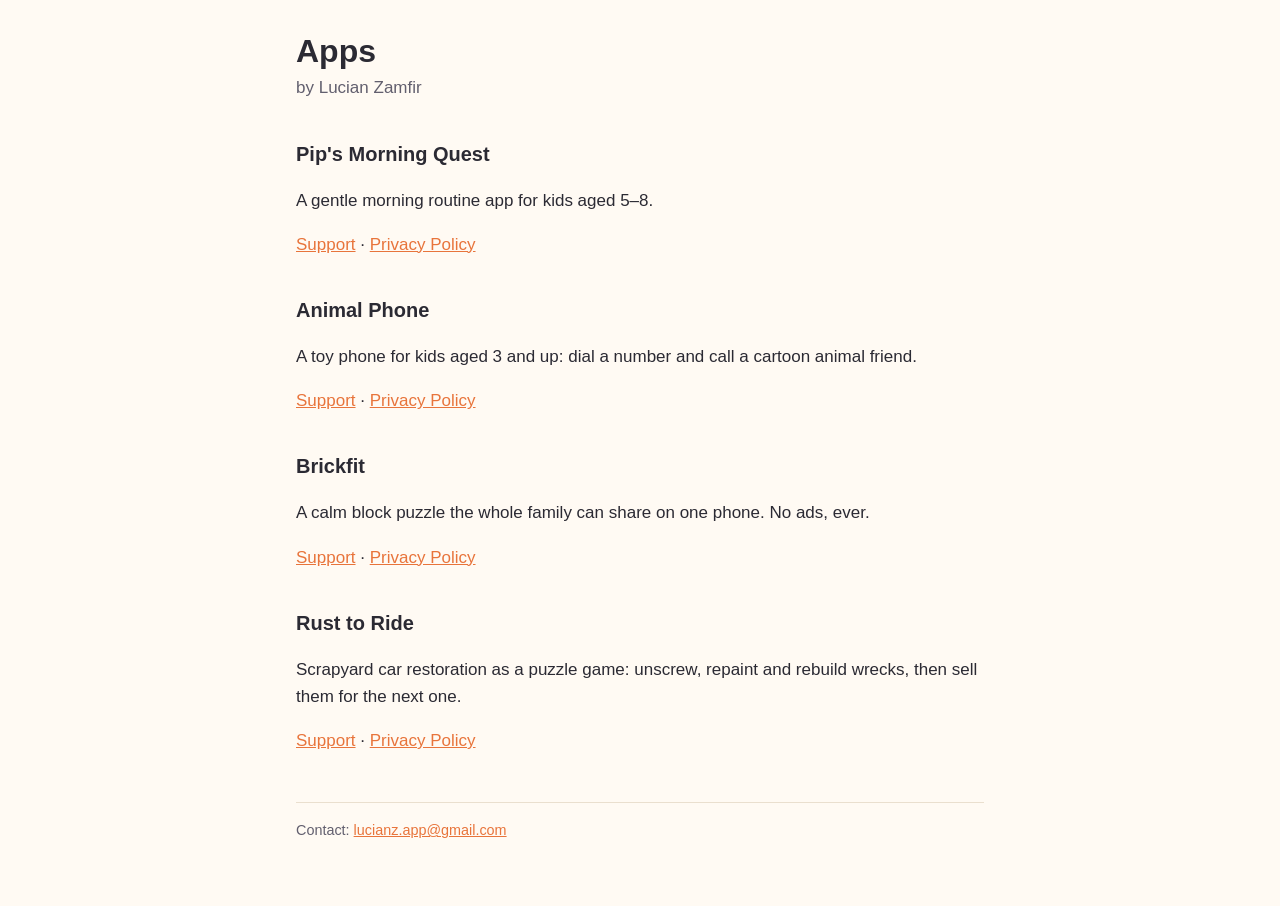
<file: index.html>
<!doctype html>
<html lang="en">
<head>
  <meta charset="utf-8">
  <meta name="viewport" content="width=device-width, initial-scale=1">
  <title>Lucian Zamfir Apps</title>
  <link rel="stylesheet" href="style.css">
</head>
<body>
<main>
  <h1>Apps</h1>
  <p class="meta">by Lucian Zamfir</p>
  <h2>Pip's Morning Quest</h2>
  <p>A gentle morning routine app for kids aged 5–8.</p>
  <p><a href="pips-morning-quest/support/">Support</a> · <a href="pips-morning-quest/privacy/">Privacy Policy</a></p>
  <h2>Animal Phone</h2>
  <p>A toy phone for kids aged 3 and up: dial a number and call a cartoon animal friend.</p>
  <p><a href="animal-phone/support/">Support</a> · <a href="animal-phone/privacy/">Privacy Policy</a></p>
  <h2>Brickfit</h2>
  <p>A calm block puzzle the whole family can share on one phone. No ads, ever.</p>
  <p><a href="brickfit/support/">Support</a> · <a href="brickfit/privacy/">Privacy Policy</a></p>
  <h2>Rust to Ride</h2>
  <p>Scrapyard car restoration as a puzzle game: unscrew, repaint and rebuild wrecks, then sell them for the next one.</p>
  <p><a href="rust-to-ride/support/">Support</a> · <a href="rust-to-ride/privacy/">Privacy Policy</a></p>
  <footer>Contact: <a href="mailto:lucianz.app@gmail.com">lucianz.app@gmail.com</a></footer>
</main>
</body>
</html>
</file>
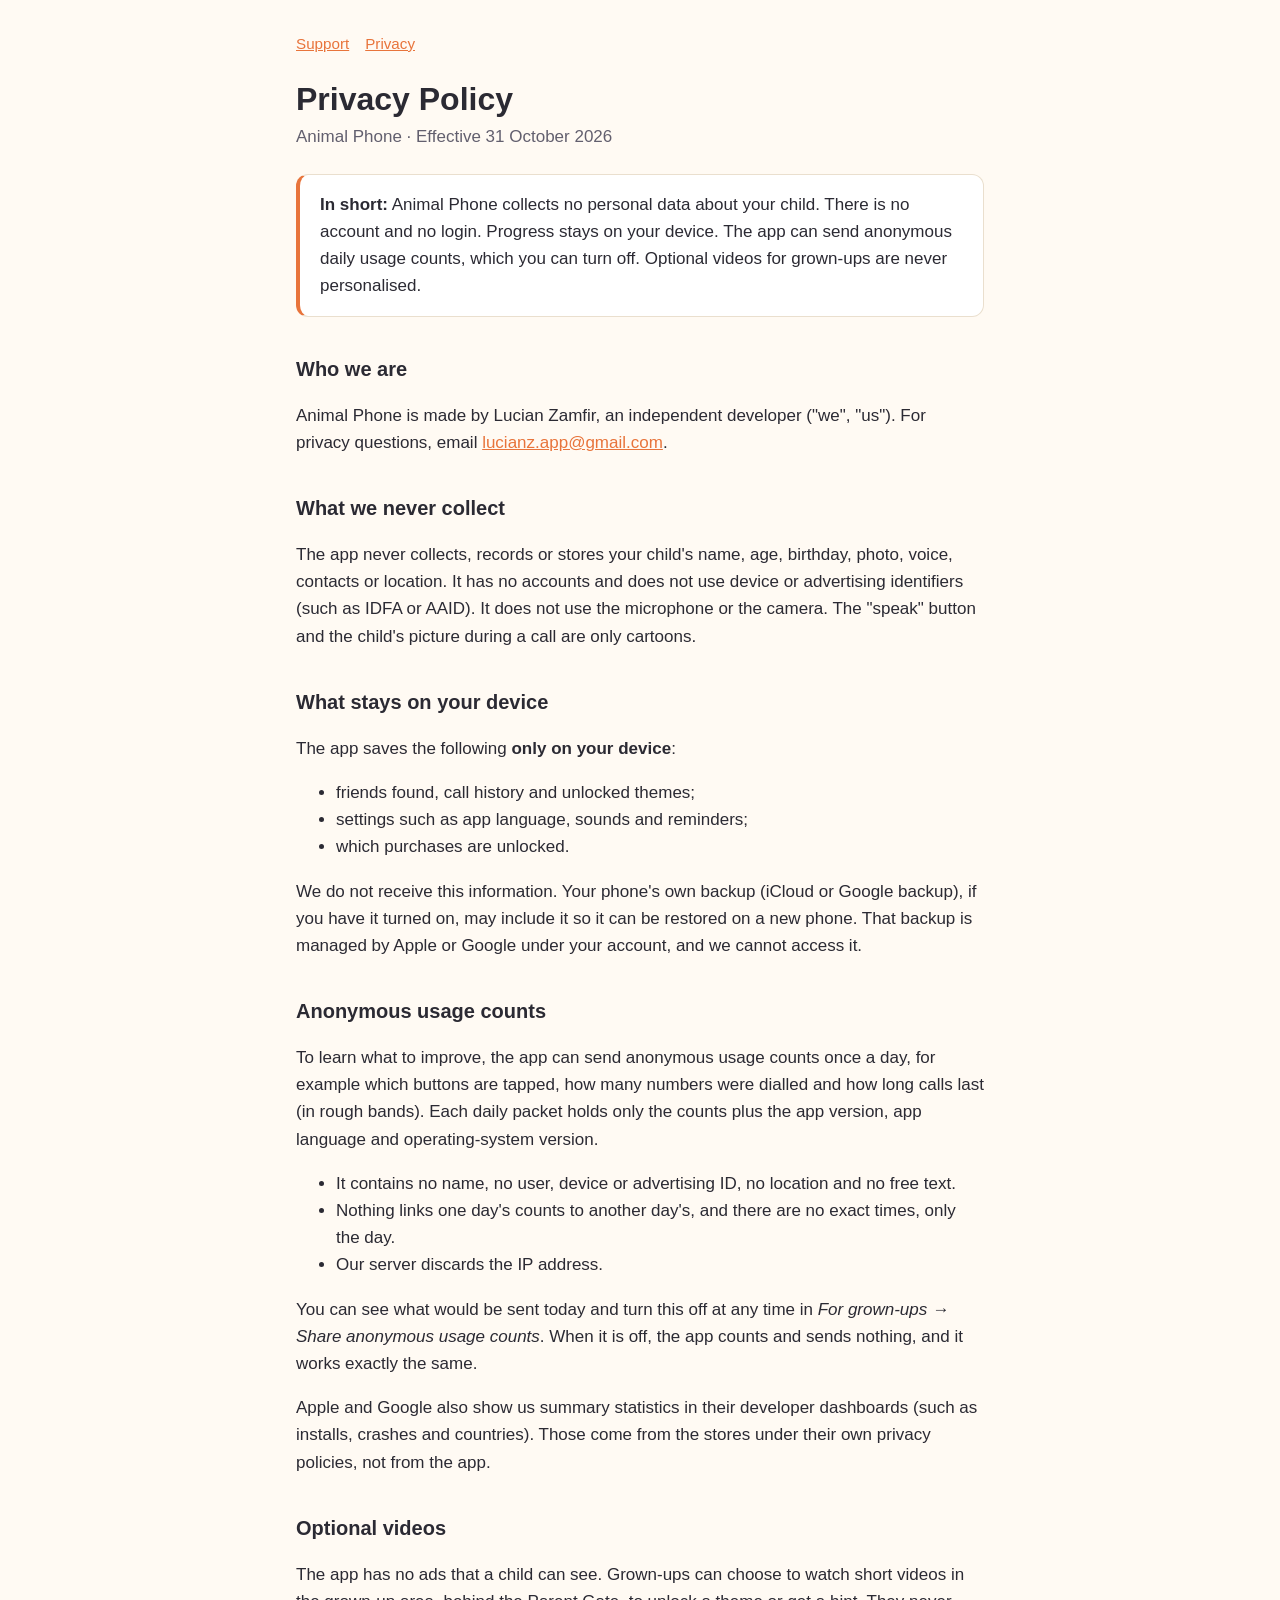
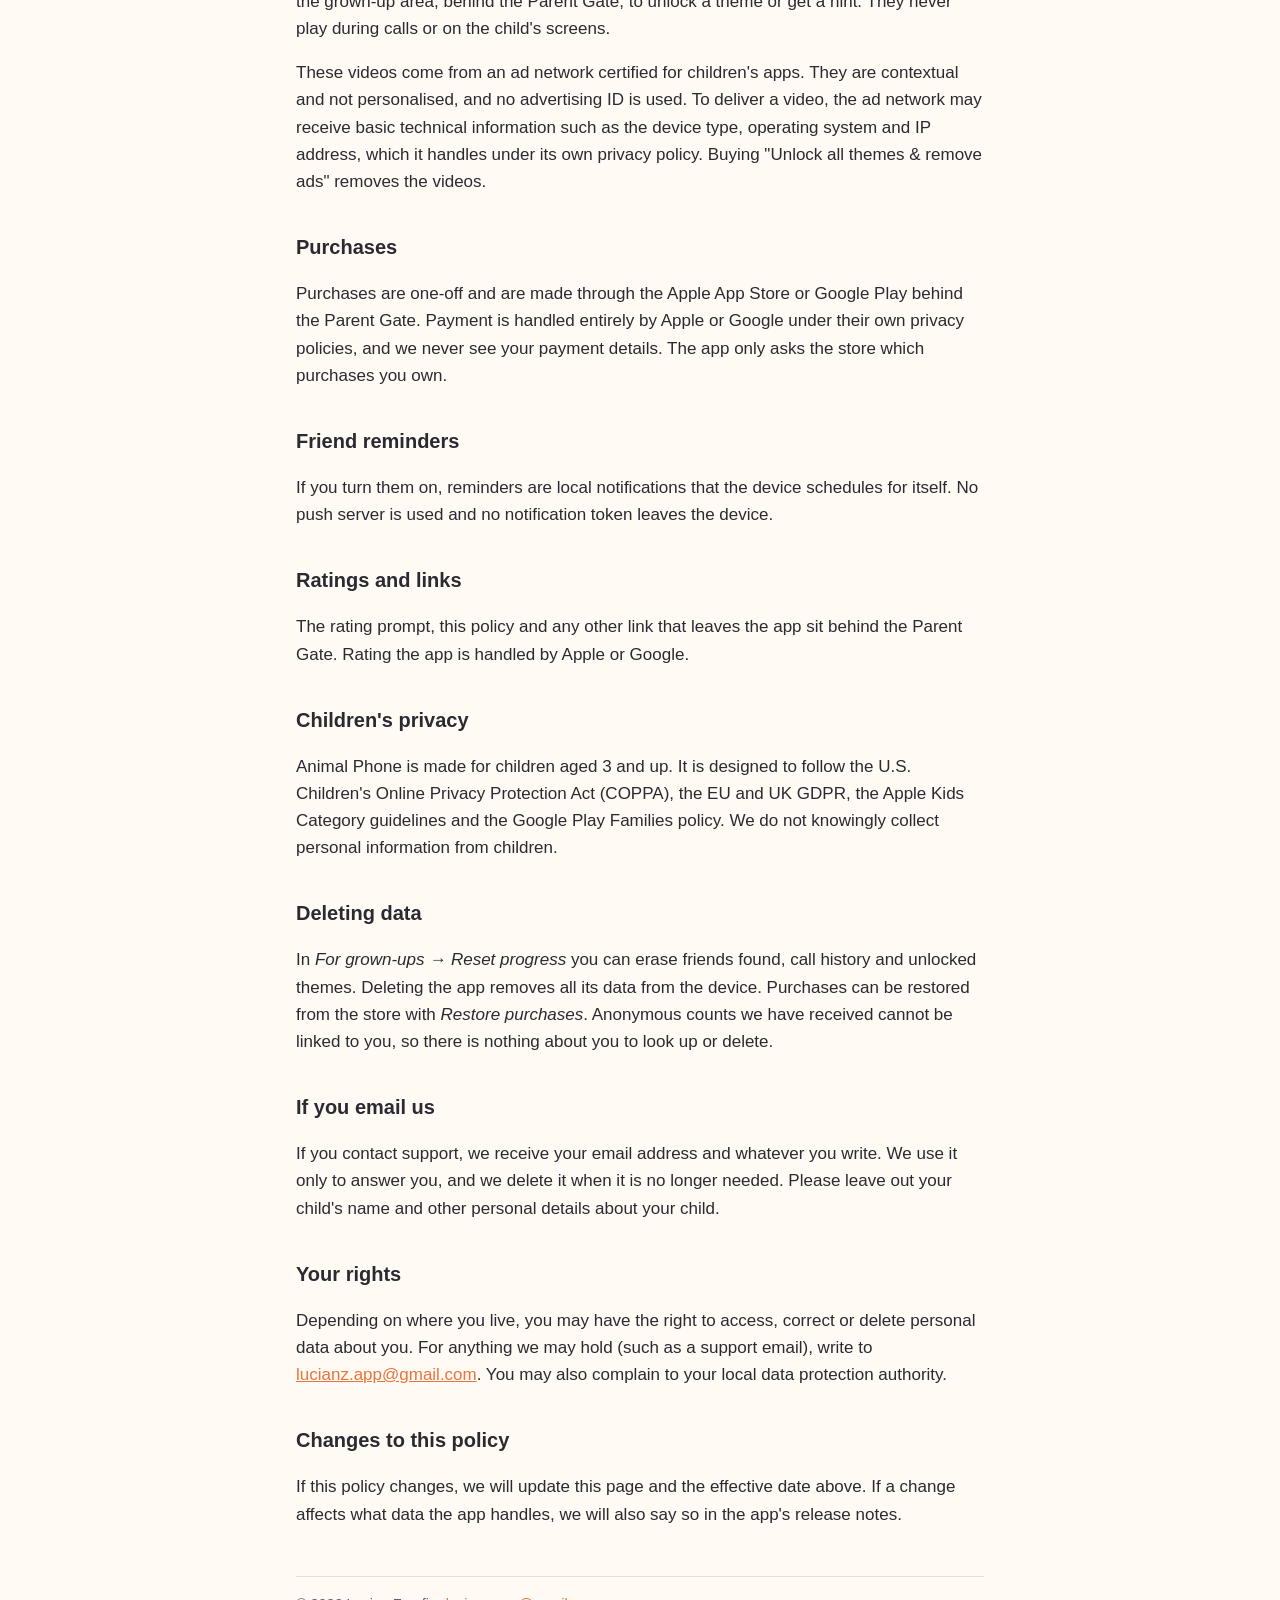
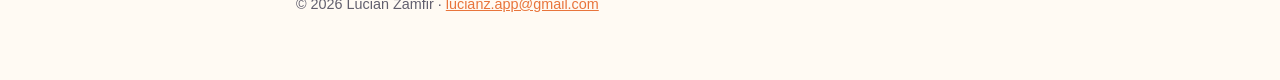
<file: animal-phone/privacy/index.html>
<!doctype html>
<html lang="en">
<head>
  <meta charset="utf-8">
  <meta name="viewport" content="width=device-width, initial-scale=1">
  <title>Animal Phone Privacy Policy</title>
  <meta name="description" content="Privacy policy for the Animal Phone app. No personal data about your child, no account, progress stays on your device.">
  <link rel="stylesheet" href="../../style.css">
</head>
<body>
<main>
  <nav><a href="../support/">Support</a><a href="./">Privacy</a></nav>

  <h1>Privacy Policy</h1>
  <p class="meta">Animal Phone · Effective 31 October 2026</p>

  <div class="summary">
    <strong>In short:</strong> Animal Phone collects no personal data about your child. There is no account and no login.
    Progress stays on your device. The app can send anonymous daily usage counts, which you can turn off.
    Optional videos for grown-ups are never personalised.
  </div>

  <h2>Who we are</h2>
  <p>Animal Phone is made by Lucian Zamfir, an independent developer ("we", "us").
     For privacy questions, email <a href="mailto:lucianz.app@gmail.com">lucianz.app@gmail.com</a>.</p>

  <h2>What we never collect</h2>
  <p>The app never collects, records or stores your child's name, age, birthday, photo, voice, contacts or location.
     It has no accounts and does not use device or advertising identifiers (such as IDFA or AAID).
     It does not use the microphone or the camera. The "speak" button and the child's picture during a call are only cartoons.</p>

  <h2>What stays on your device</h2>
  <p>The app saves the following <strong>only on your device</strong>:</p>
  <ul>
    <li>friends found, call history and unlocked themes;</li>
    <li>settings such as app language, sounds and reminders;</li>
    <li>which purchases are unlocked.</li>
  </ul>
  <p>We do not receive this information. Your phone's own backup (iCloud or Google backup), if you have it turned on,
     may include it so it can be restored on a new phone. That backup is managed by Apple or Google under your account,
     and we cannot access it.</p>

  <h2>Anonymous usage counts</h2>
  <p>To learn what to improve, the app can send anonymous usage counts once a day,
     for example which buttons are tapped, how many numbers were dialled and how long calls last (in rough bands).
     Each daily packet holds only the counts plus the app version, app language and operating-system version.</p>
  <ul>
    <li>It contains no name, no user, device or advertising ID, no location and no free text.</li>
    <li>Nothing links one day's counts to another day's, and there are no exact times, only the day.</li>
    <li>Our server discards the IP address.</li>
  </ul>
  <p>You can see what would be sent today and turn this off at any time in <em>For grown-ups → Share anonymous usage counts</em>.
     When it is off, the app counts and sends nothing, and it works exactly the same.</p>
  <p>Apple and Google also show us summary statistics in their developer dashboards (such as installs, crashes and countries).
     Those come from the stores under their own privacy policies, not from the app.</p>

  <h2>Optional videos</h2>
  <p>The app has no ads that a child can see. Grown-ups can choose to watch short videos in the grown-up area, behind the
     Parent Gate, to unlock a theme or get a hint. They never play during calls or on the child's screens.</p>
  <p>These videos come from an ad network certified for children's apps. They are contextual and not personalised,
     and no advertising ID is used. To deliver a video, the ad network may receive basic technical information such as
     the device type, operating system and IP address, which it handles under its own privacy policy.
     Buying "Unlock all themes &amp; remove ads" removes the videos.</p>

  <h2>Purchases</h2>
  <p>Purchases are one-off and are made through the Apple App Store or Google Play behind the Parent Gate.
     Payment is handled entirely by Apple or Google under their own privacy policies, and we never see your payment details.
     The app only asks the store which purchases you own.</p>

  <h2>Friend reminders</h2>
  <p>If you turn them on, reminders are local notifications that the device schedules for itself.
     No push server is used and no notification token leaves the device.</p>

  <h2>Ratings and links</h2>
  <p>The rating prompt, this policy and any other link that leaves the app sit behind the Parent Gate.
     Rating the app is handled by Apple or Google.</p>

  <h2>Children's privacy</h2>
  <p>Animal Phone is made for children aged 3 and up. It is designed to follow the U.S. Children's Online Privacy Protection Act (COPPA),
     the EU and UK GDPR, the Apple Kids Category guidelines and the Google Play Families policy.
     We do not knowingly collect personal information from children.</p>

  <h2>Deleting data</h2>
  <p>In <em>For grown-ups → Reset progress</em> you can erase friends found, call history and unlocked themes.
     Deleting the app removes all its data from the device. Purchases can be restored from the store with <em>Restore purchases</em>.
     Anonymous counts we have received cannot be linked to you, so there is nothing about you to look up or delete.</p>

  <h2>If you email us</h2>
  <p>If you contact support, we receive your email address and whatever you write. We use it only to answer you,
     and we delete it when it is no longer needed. Please leave out your child's name and other personal details about your child.</p>

  <h2>Your rights</h2>
  <p>Depending on where you live, you may have the right to access, correct or delete personal data about you.
     For anything we may hold (such as a support email), write to <a href="mailto:lucianz.app@gmail.com">lucianz.app@gmail.com</a>.
     You may also complain to your local data protection authority.</p>

  <h2>Changes to this policy</h2>
  <p>If this policy changes, we will update this page and the effective date above. If a change affects what data the app handles,
     we will also say so in the app's release notes.</p>

  <footer>© 2026 Lucian Zamfir · <a href="mailto:lucianz.app@gmail.com">lucianz.app@gmail.com</a></footer>
</main>
</body>
</html>
</file>
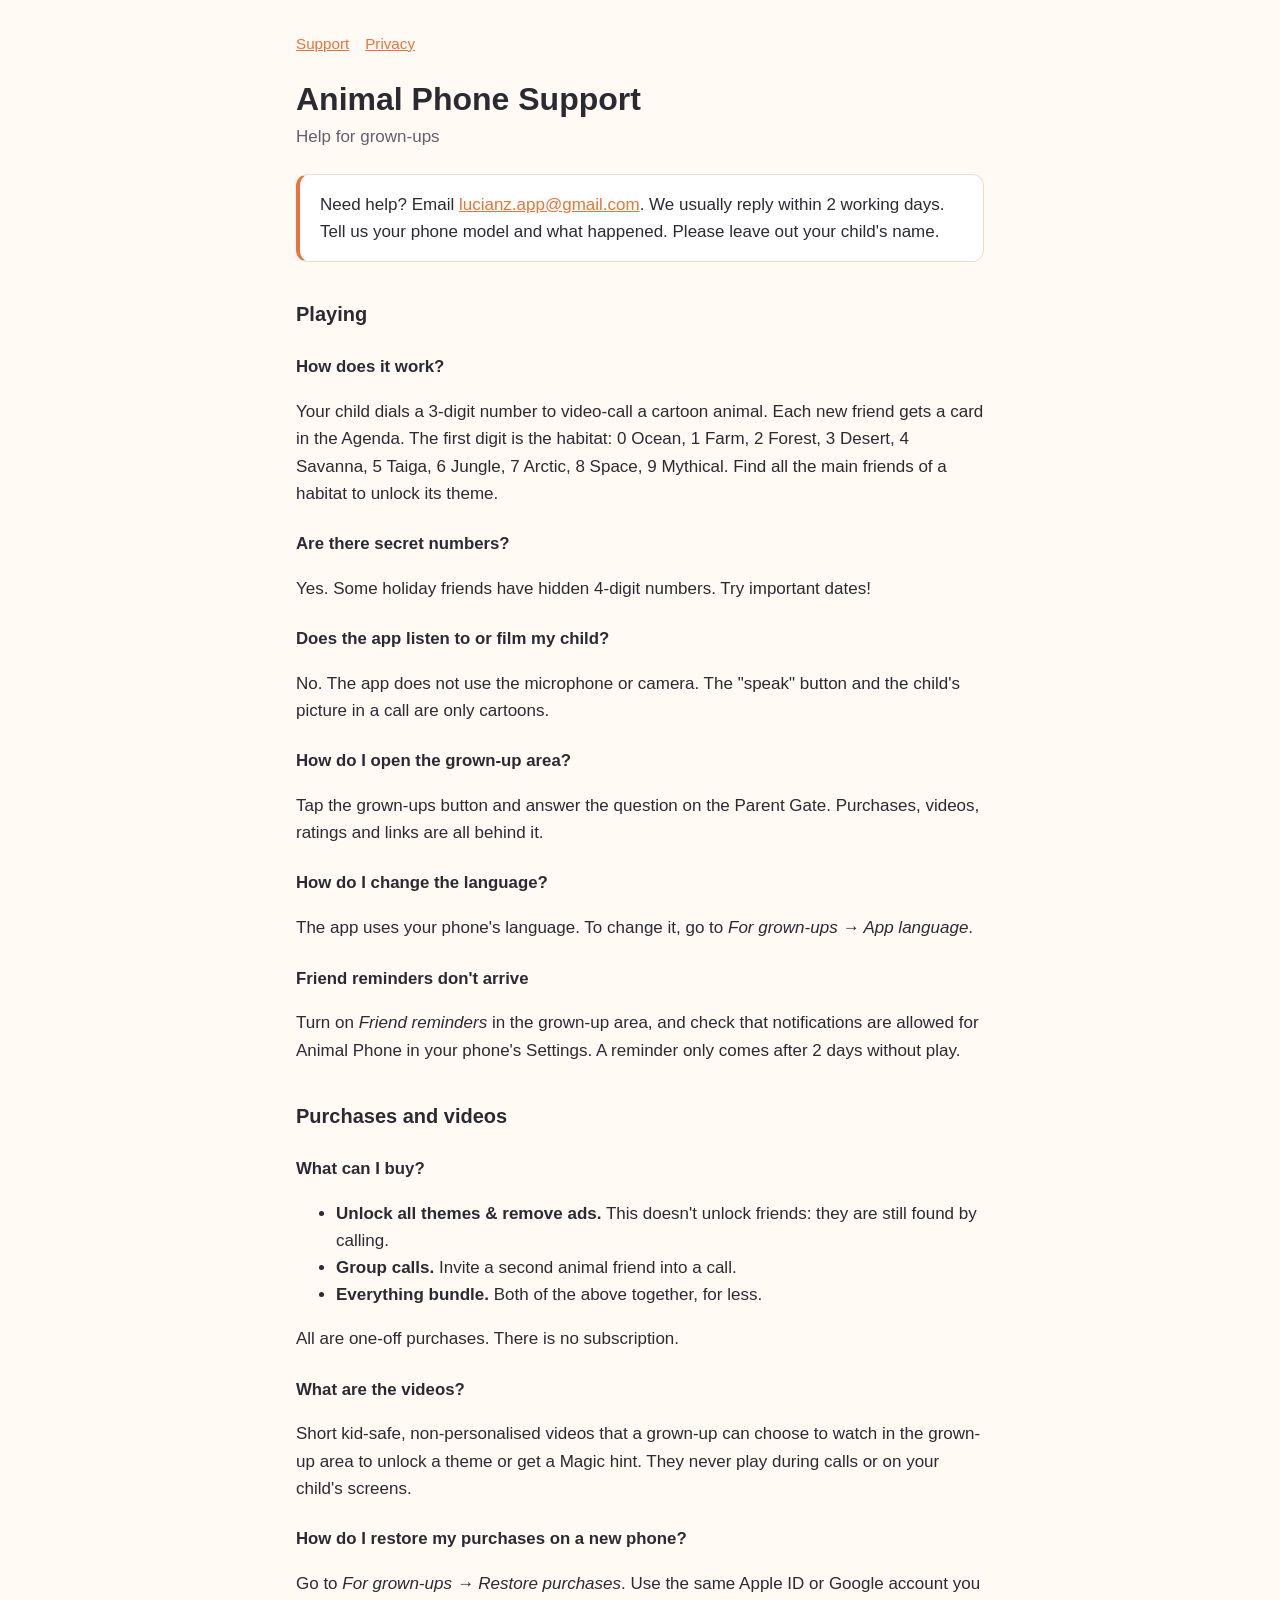
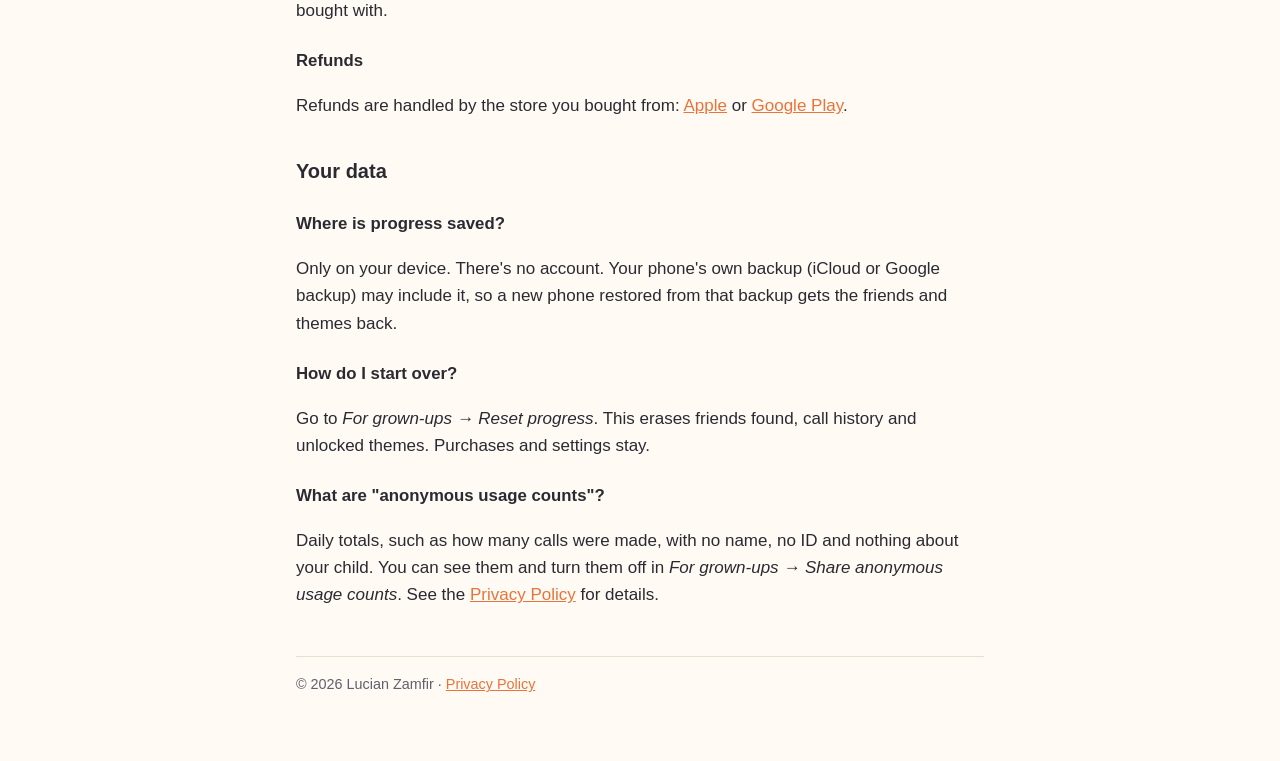
<file: animal-phone/support/index.html>
<!doctype html>
<html lang="en">
<head>
  <meta charset="utf-8">
  <meta name="viewport" content="width=device-width, initial-scale=1">
  <title>Animal Phone Support</title>
  <meta name="description" content="Help and answers for the Animal Phone app.">
  <link rel="stylesheet" href="../../style.css">
</head>
<body>
<main>
  <nav><a href="./">Support</a><a href="../privacy/">Privacy</a></nav>

  <h1>Animal Phone Support</h1>
  <p class="meta">Help for grown-ups</p>

  <div class="summary">
    Need help? Email <a href="mailto:lucianz.app@gmail.com?subject=Animal%20Phone%20support">lucianz.app@gmail.com</a>.
    We usually reply within 2 working days. Tell us your phone model and what happened.
    Please leave out your child's name.
  </div>

  <h2>Playing</h2>

  <h3>How does it work?</h3>
  <p>Your child dials a 3-digit number to video-call a cartoon animal. Each new friend gets a card in the Agenda.
     The first digit is the habitat: 0 Ocean, 1 Farm, 2 Forest, 3 Desert, 4 Savanna, 5 Taiga, 6 Jungle, 7 Arctic, 8 Space, 9 Mythical.
     Find all the main friends of a habitat to unlock its theme.</p>

  <h3>Are there secret numbers?</h3>
  <p>Yes. Some holiday friends have hidden 4-digit numbers. Try important dates!</p>

  <h3>Does the app listen to or film my child?</h3>
  <p>No. The app does not use the microphone or camera. The "speak" button and the child's picture in a call are only cartoons.</p>

  <h3>How do I open the grown-up area?</h3>
  <p>Tap the grown-ups button and answer the question on the Parent Gate. Purchases, videos, ratings and links are all behind it.</p>

  <h3>How do I change the language?</h3>
  <p>The app uses your phone's language. To change it, go to <em>For grown-ups → App language</em>.</p>

  <h3>Friend reminders don't arrive</h3>
  <p>Turn on <em>Friend reminders</em> in the grown-up area, and check that notifications are allowed for Animal Phone in your phone's Settings.
     A reminder only comes after 2 days without play.</p>

  <h2>Purchases and videos</h2>

  <h3>What can I buy?</h3>
  <ul>
    <li><strong>Unlock all themes &amp; remove ads.</strong> This doesn't unlock friends: they are still found by calling.</li>
    <li><strong>Group calls.</strong> Invite a second animal friend into a call.</li>
    <li><strong>Everything bundle.</strong> Both of the above together, for less.</li>
  </ul>
  <p>All are one-off purchases. There is no subscription.</p>

  <h3>What are the videos?</h3>
  <p>Short kid-safe, non-personalised videos that a grown-up can choose to watch in the grown-up area to unlock a theme or get a Magic hint.
     They never play during calls or on your child's screens.</p>

  <h3>How do I restore my purchases on a new phone?</h3>
  <p>Go to <em>For grown-ups → Restore purchases</em>. Use the same Apple ID or Google account you bought with.</p>

  <h3>Refunds</h3>
  <p>Refunds are handled by the store you bought from:
     <a href="https://reportaproblem.apple.com">Apple</a> or
     <a href="https://support.google.com/googleplay/answer/2479637">Google Play</a>.</p>

  <h2>Your data</h2>

  <h3>Where is progress saved?</h3>
  <p>Only on your device. There's no account. Your phone's own backup (iCloud or Google backup) may include it,
     so a new phone restored from that backup gets the friends and themes back.</p>

  <h3>How do I start over?</h3>
  <p>Go to <em>For grown-ups → Reset progress</em>. This erases friends found, call history and unlocked themes. Purchases and settings stay.</p>

  <h3>What are "anonymous usage counts"?</h3>
  <p>Daily totals, such as how many calls were made, with no name, no ID and nothing about your child. You can see them and turn them off in
     <em>For grown-ups → Share anonymous usage counts</em>. See the <a href="../privacy/">Privacy Policy</a> for details.</p>

  <footer>© 2026 Lucian Zamfir · <a href="../privacy/">Privacy Policy</a></footer>
</main>
</body>
</html>
</file>
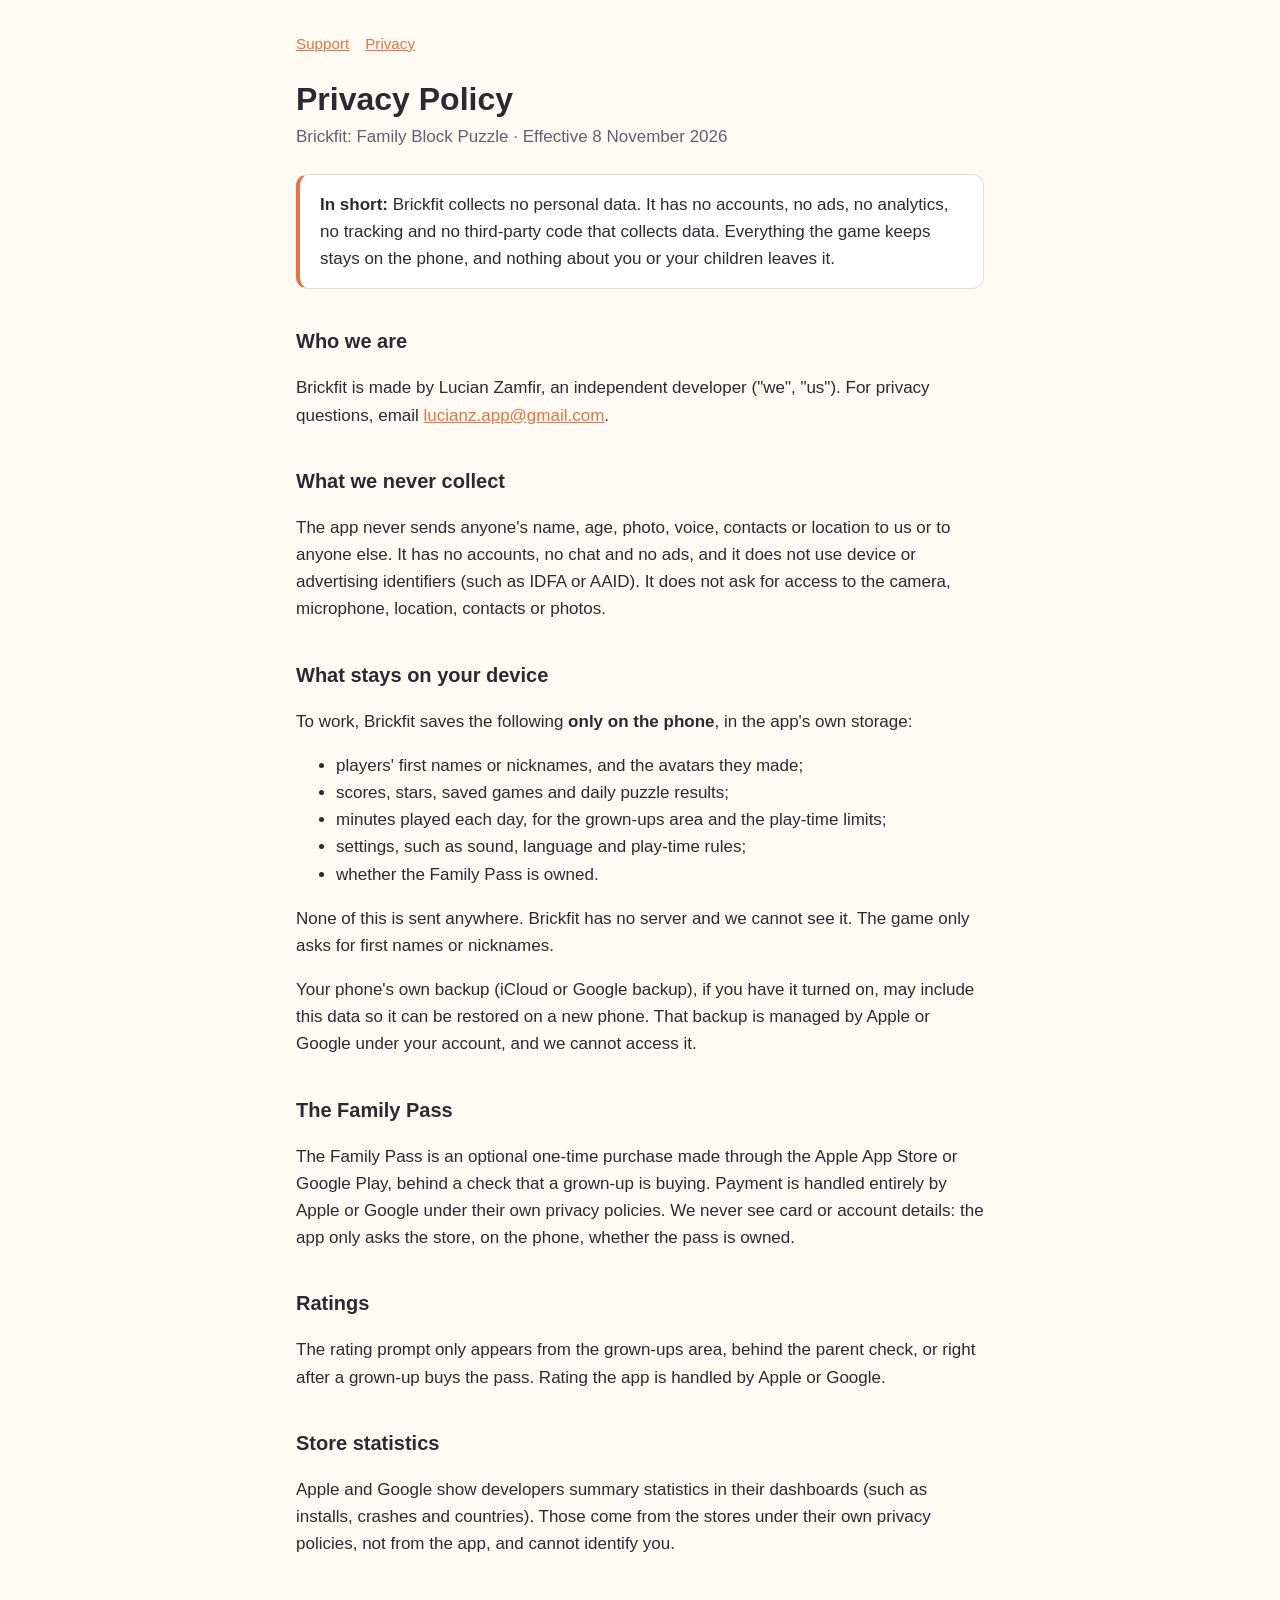
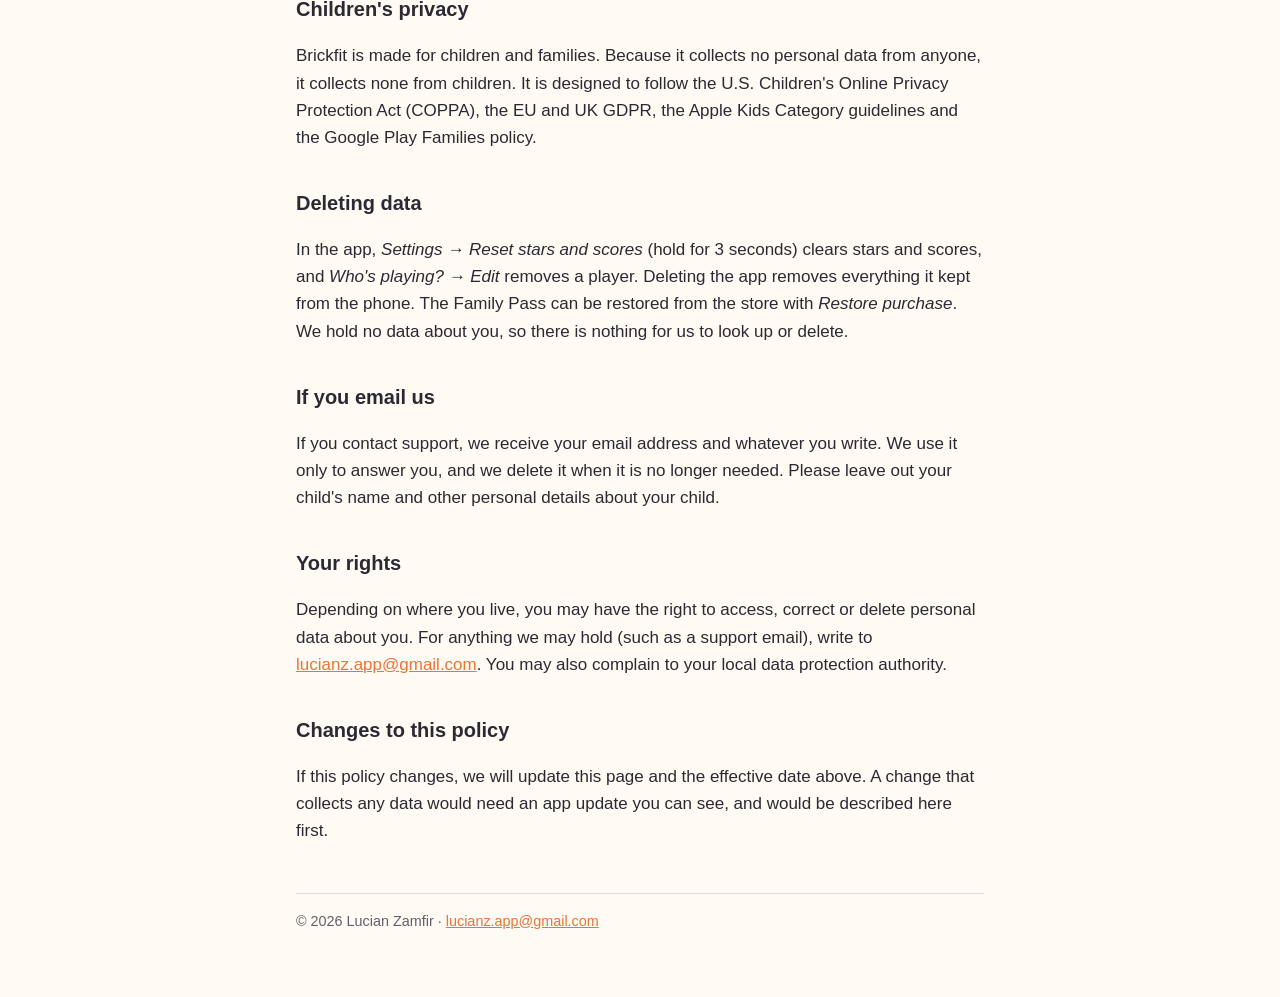
<file: brickfit/privacy/index.html>
<!doctype html>
<html lang="en">
<head>
  <meta charset="utf-8">
  <meta name="viewport" content="width=device-width, initial-scale=1">
  <title>Brickfit Privacy Policy</title>
  <meta name="description" content="Privacy policy for Brickfit: Family Block Puzzle. No personal data collected, no accounts, no ads, no analytics. Everything stays on the phone.">
  <link rel="stylesheet" href="../../style.css">
</head>
<body>
<main>
  <nav><a href="../support/">Support</a><a href="./">Privacy</a></nav>

  <h1>Privacy Policy</h1>
  <p class="meta">Brickfit: Family Block Puzzle · Effective 8 November 2026</p>

  <div class="summary">
    <strong>In short:</strong> Brickfit collects no personal data. It has no accounts, no ads, no analytics,
    no tracking and no third-party code that collects data. Everything the game keeps stays on the phone,
    and nothing about you or your children leaves it.
  </div>

  <h2>Who we are</h2>
  <p>Brickfit is made by Lucian Zamfir, an independent developer ("we", "us").
     For privacy questions, email <a href="mailto:lucianz.app@gmail.com">lucianz.app@gmail.com</a>.</p>

  <h2>What we never collect</h2>
  <p>The app never sends anyone's name, age, photo, voice, contacts or location to us or to anyone else.
     It has no accounts, no chat and no ads, and it does not use device or advertising identifiers (such as IDFA or AAID).
     It does not ask for access to the camera, microphone, location, contacts or photos.</p>

  <h2>What stays on your device</h2>
  <p>To work, Brickfit saves the following <strong>only on the phone</strong>, in the app's own storage:</p>
  <ul>
    <li>players' first names or nicknames, and the avatars they made;</li>
    <li>scores, stars, saved games and daily puzzle results;</li>
    <li>minutes played each day, for the grown-ups area and the play-time limits;</li>
    <li>settings, such as sound, language and play-time rules;</li>
    <li>whether the Family Pass is owned.</li>
  </ul>
  <p>None of this is sent anywhere. Brickfit has no server and we cannot see it. The game only asks for first names or nicknames.</p>
  <p>Your phone's own backup (iCloud or Google backup), if you have it turned on, may include this data so it can be restored
     on a new phone. That backup is managed by Apple or Google under your account, and we cannot access it.</p>

  <h2>The Family Pass</h2>
  <p>The Family Pass is an optional one-time purchase made through the Apple App Store or Google Play, behind a check that a
     grown-up is buying. Payment is handled entirely by Apple or Google under their own privacy policies.
     We never see card or account details: the app only asks the store, on the phone, whether the pass is owned.</p>

  <h2>Ratings</h2>
  <p>The rating prompt only appears from the grown-ups area, behind the parent check, or right after a grown-up buys the pass.
     Rating the app is handled by Apple or Google.</p>

  <h2>Store statistics</h2>
  <p>Apple and Google show developers summary statistics in their dashboards (such as installs, crashes and countries).
     Those come from the stores under their own privacy policies, not from the app, and cannot identify you.</p>

  <h2>Children's privacy</h2>
  <p>Brickfit is made for children and families. Because it collects no personal data from anyone, it collects none from
     children. It is designed to follow the U.S. Children's Online Privacy Protection Act (COPPA), the EU and UK GDPR,
     the Apple Kids Category guidelines and the Google Play Families policy.</p>

  <h2>Deleting data</h2>
  <p>In the app, <em>Settings → Reset stars and scores</em> (hold for 3 seconds) clears stars and scores, and
     <em>Who's playing? → Edit</em> removes a player. Deleting the app removes everything it kept from the phone.
     The Family Pass can be restored from the store with <em>Restore purchase</em>.
     We hold no data about you, so there is nothing for us to look up or delete.</p>

  <h2>If you email us</h2>
  <p>If you contact support, we receive your email address and whatever you write. We use it only to answer you,
     and we delete it when it is no longer needed. Please leave out your child's name and other personal details about your child.</p>

  <h2>Your rights</h2>
  <p>Depending on where you live, you may have the right to access, correct or delete personal data about you.
     For anything we may hold (such as a support email), write to <a href="mailto:lucianz.app@gmail.com">lucianz.app@gmail.com</a>.
     You may also complain to your local data protection authority.</p>

  <h2>Changes to this policy</h2>
  <p>If this policy changes, we will update this page and the effective date above. A change that collects any data
     would need an app update you can see, and would be described here first.</p>

  <footer>© 2026 Lucian Zamfir · <a href="mailto:lucianz.app@gmail.com">lucianz.app@gmail.com</a></footer>
</main>
</body>
</html>
</file>
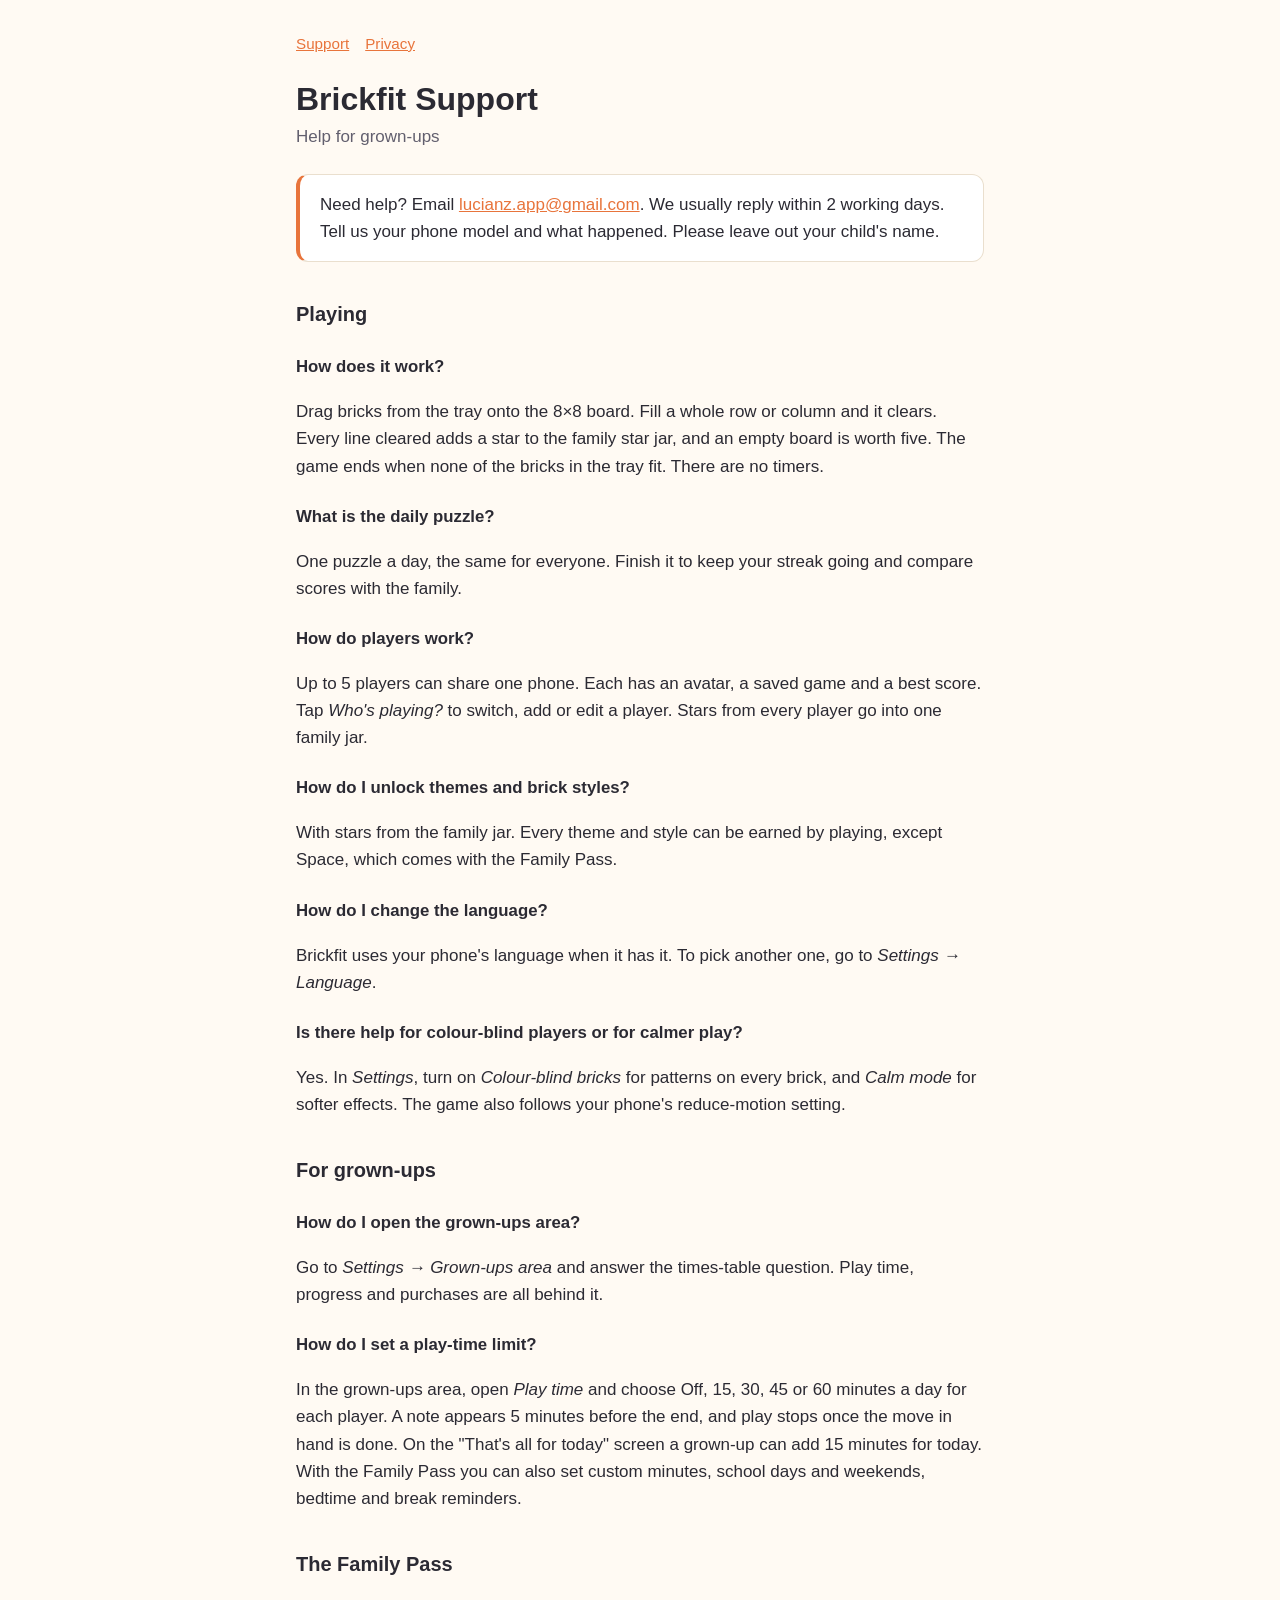
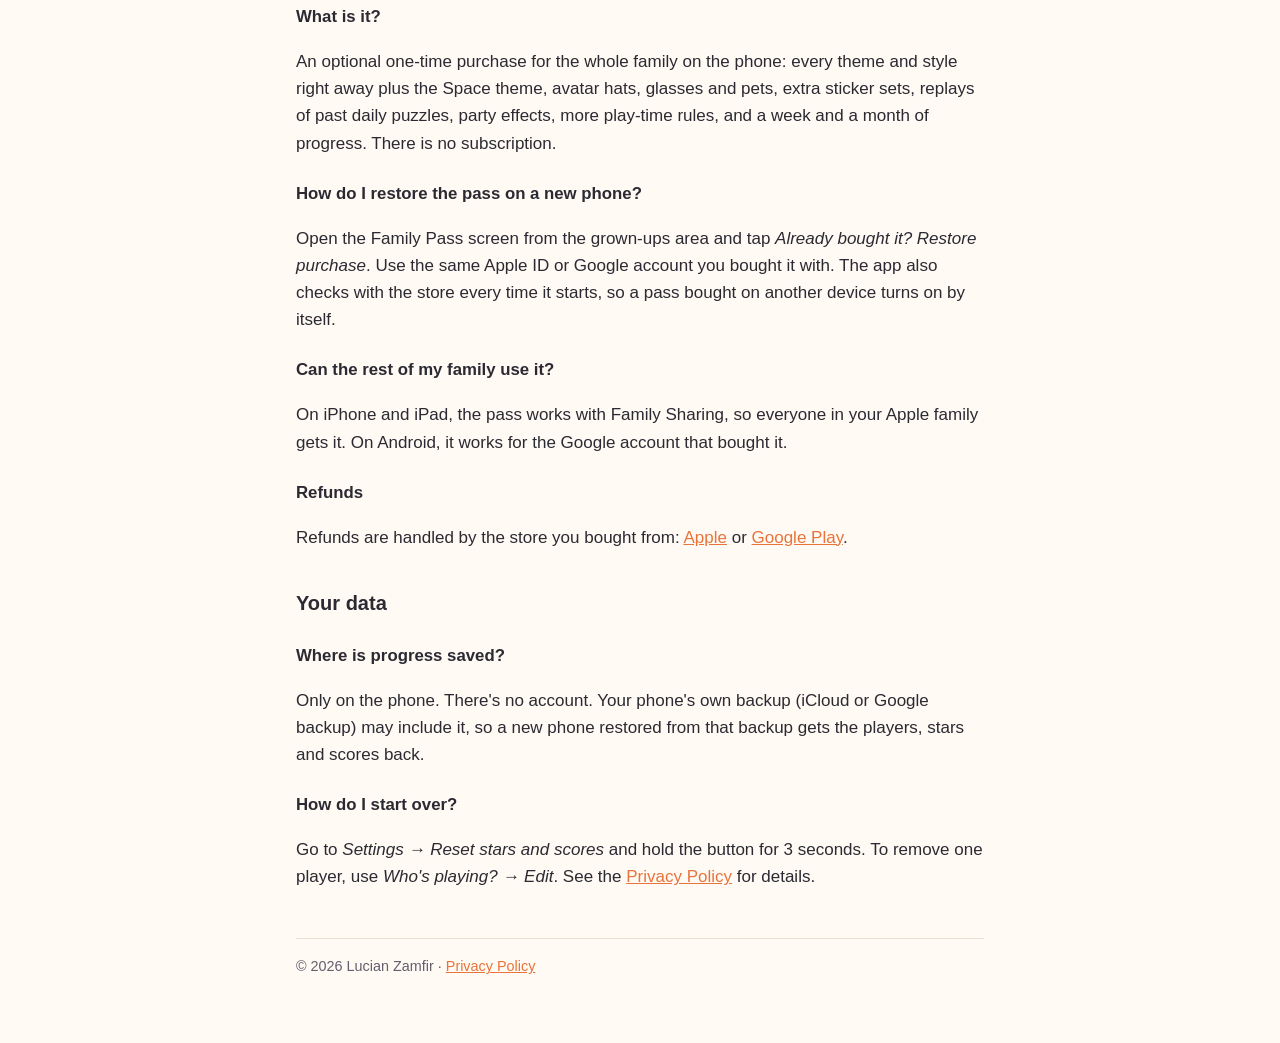
<file: brickfit/support/index.html>
<!doctype html>
<html lang="en">
<head>
  <meta charset="utf-8">
  <meta name="viewport" content="width=device-width, initial-scale=1">
  <title>Brickfit Support</title>
  <meta name="description" content="Help and answers for Brickfit: Family Block Puzzle.">
  <link rel="stylesheet" href="../../style.css">
</head>
<body>
<main>
  <nav><a href="./">Support</a><a href="../privacy/">Privacy</a></nav>

  <h1>Brickfit Support</h1>
  <p class="meta">Help for grown-ups</p>

  <div class="summary">
    Need help? Email <a href="mailto:lucianz.app@gmail.com?subject=Brickfit%20support">lucianz.app@gmail.com</a>.
    We usually reply within 2 working days. Tell us your phone model and what happened.
    Please leave out your child's name.
  </div>

  <h2>Playing</h2>

  <h3>How does it work?</h3>
  <p>Drag bricks from the tray onto the 8×8 board. Fill a whole row or column and it clears.
     Every line cleared adds a star to the family star jar, and an empty board is worth five.
     The game ends when none of the bricks in the tray fit. There are no timers.</p>

  <h3>What is the daily puzzle?</h3>
  <p>One puzzle a day, the same for everyone. Finish it to keep your streak going and compare scores with the family.</p>

  <h3>How do players work?</h3>
  <p>Up to 5 players can share one phone. Each has an avatar, a saved game and a best score.
     Tap <em>Who's playing?</em> to switch, add or edit a player. Stars from every player go into one family jar.</p>

  <h3>How do I unlock themes and brick styles?</h3>
  <p>With stars from the family jar. Every theme and style can be earned by playing, except Space, which comes with the Family Pass.</p>

  <h3>How do I change the language?</h3>
  <p>Brickfit uses your phone's language when it has it. To pick another one, go to <em>Settings → Language</em>.</p>

  <h3>Is there help for colour-blind players or for calmer play?</h3>
  <p>Yes. In <em>Settings</em>, turn on <em>Colour-blind bricks</em> for patterns on every brick, and <em>Calm mode</em> for softer effects.
     The game also follows your phone's reduce-motion setting.</p>

  <h2>For grown-ups</h2>

  <h3>How do I open the grown-ups area?</h3>
  <p>Go to <em>Settings → Grown-ups area</em> and answer the times-table question. Play time, progress and purchases are all behind it.</p>

  <h3>How do I set a play-time limit?</h3>
  <p>In the grown-ups area, open <em>Play time</em> and choose Off, 15, 30, 45 or 60 minutes a day for each player.
     A note appears 5 minutes before the end, and play stops once the move in hand is done.
     On the "That's all for today" screen a grown-up can add 15 minutes for today.
     With the Family Pass you can also set custom minutes, school days and weekends, bedtime and break reminders.</p>

  <h2>The Family Pass</h2>

  <h3>What is it?</h3>
  <p>An optional one-time purchase for the whole family on the phone: every theme and style right away plus the Space theme,
     avatar hats, glasses and pets, extra sticker sets, replays of past daily puzzles, party effects,
     more play-time rules, and a week and a month of progress. There is no subscription.</p>

  <h3>How do I restore the pass on a new phone?</h3>
  <p>Open the Family Pass screen from the grown-ups area and tap <em>Already bought it? Restore purchase</em>.
     Use the same Apple ID or Google account you bought it with.
     The app also checks with the store every time it starts, so a pass bought on another device turns on by itself.</p>

  <h3>Can the rest of my family use it?</h3>
  <p>On iPhone and iPad, the pass works with Family Sharing, so everyone in your Apple family gets it.
     On Android, it works for the Google account that bought it.</p>

  <h3>Refunds</h3>
  <p>Refunds are handled by the store you bought from:
     <a href="https://reportaproblem.apple.com">Apple</a> or
     <a href="https://support.google.com/googleplay/answer/2479637">Google Play</a>.</p>

  <h2>Your data</h2>

  <h3>Where is progress saved?</h3>
  <p>Only on the phone. There's no account. Your phone's own backup (iCloud or Google backup) may include it,
     so a new phone restored from that backup gets the players, stars and scores back.</p>

  <h3>How do I start over?</h3>
  <p>Go to <em>Settings → Reset stars and scores</em> and hold the button for 3 seconds. To remove one player,
     use <em>Who's playing? → Edit</em>. See the <a href="../privacy/">Privacy Policy</a> for details.</p>

  <footer>© 2026 Lucian Zamfir · <a href="../privacy/">Privacy Policy</a></footer>
</main>
</body>
</html>
</file>
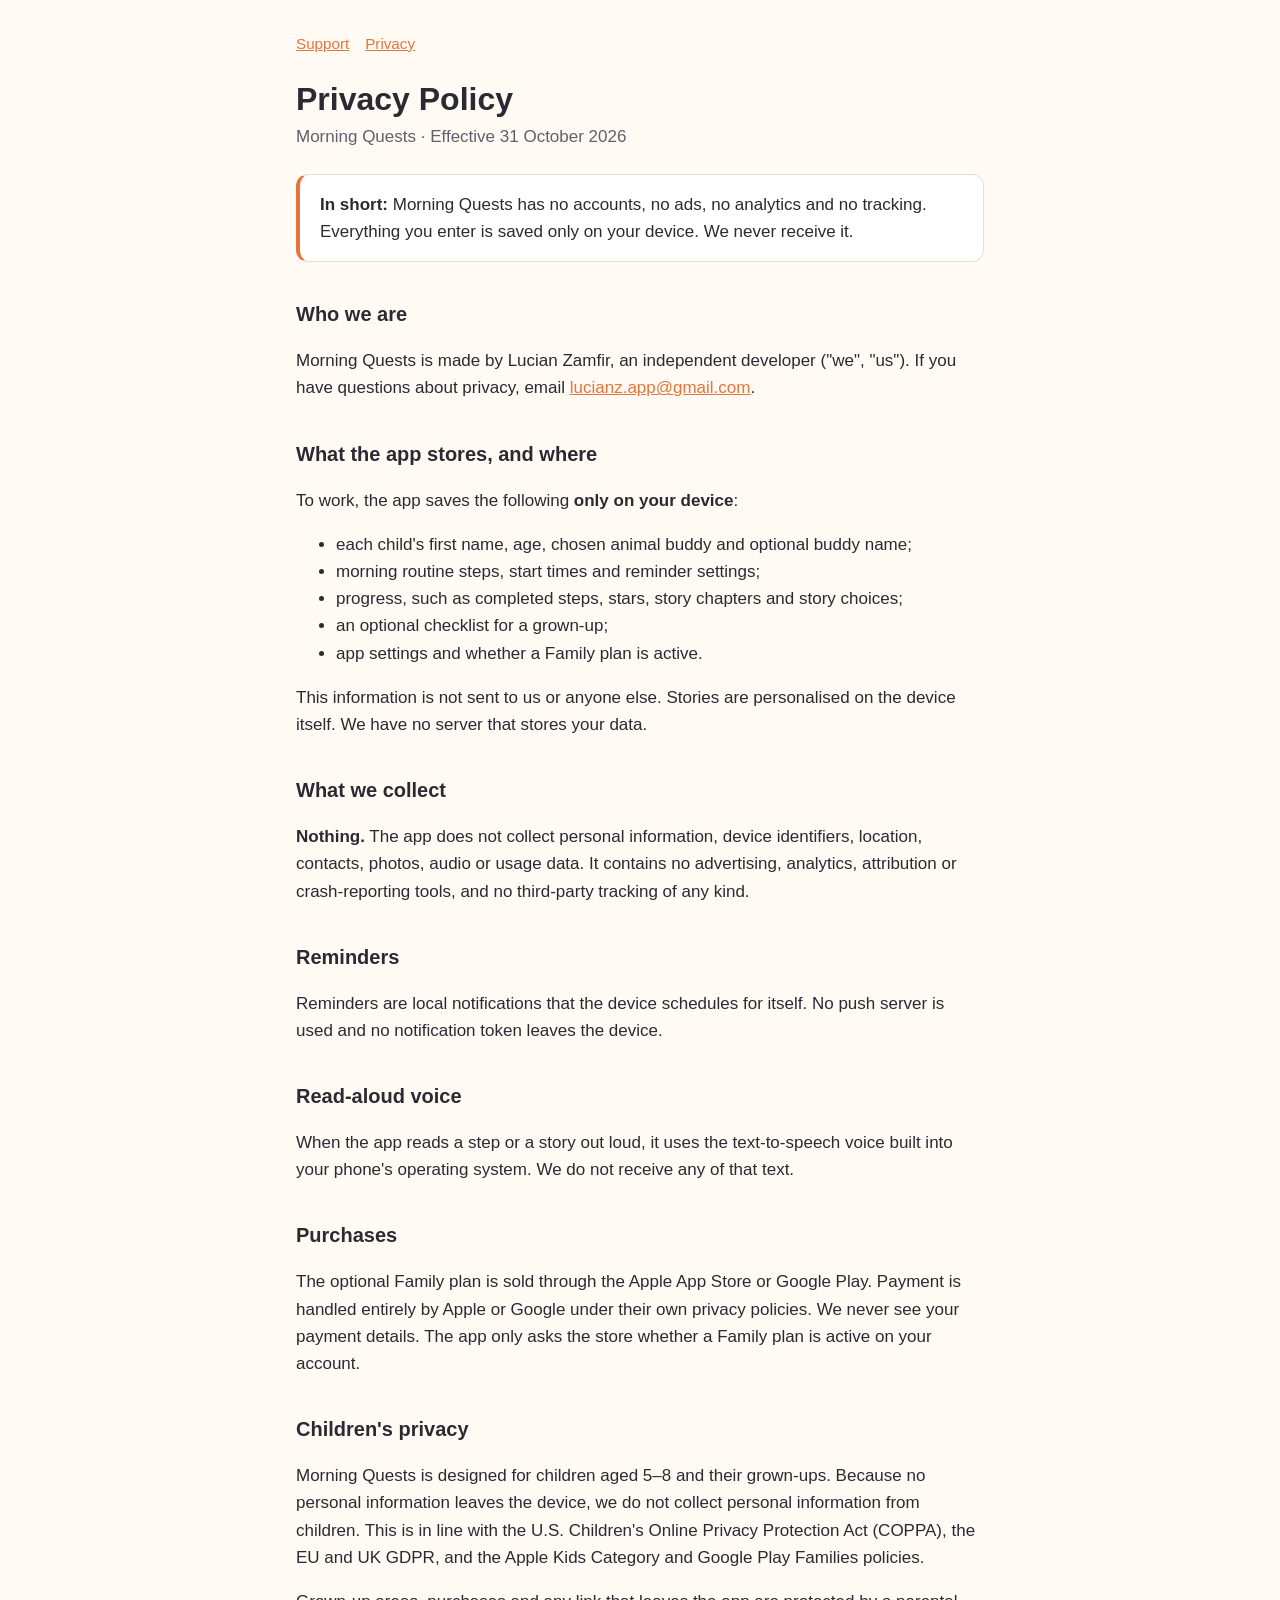
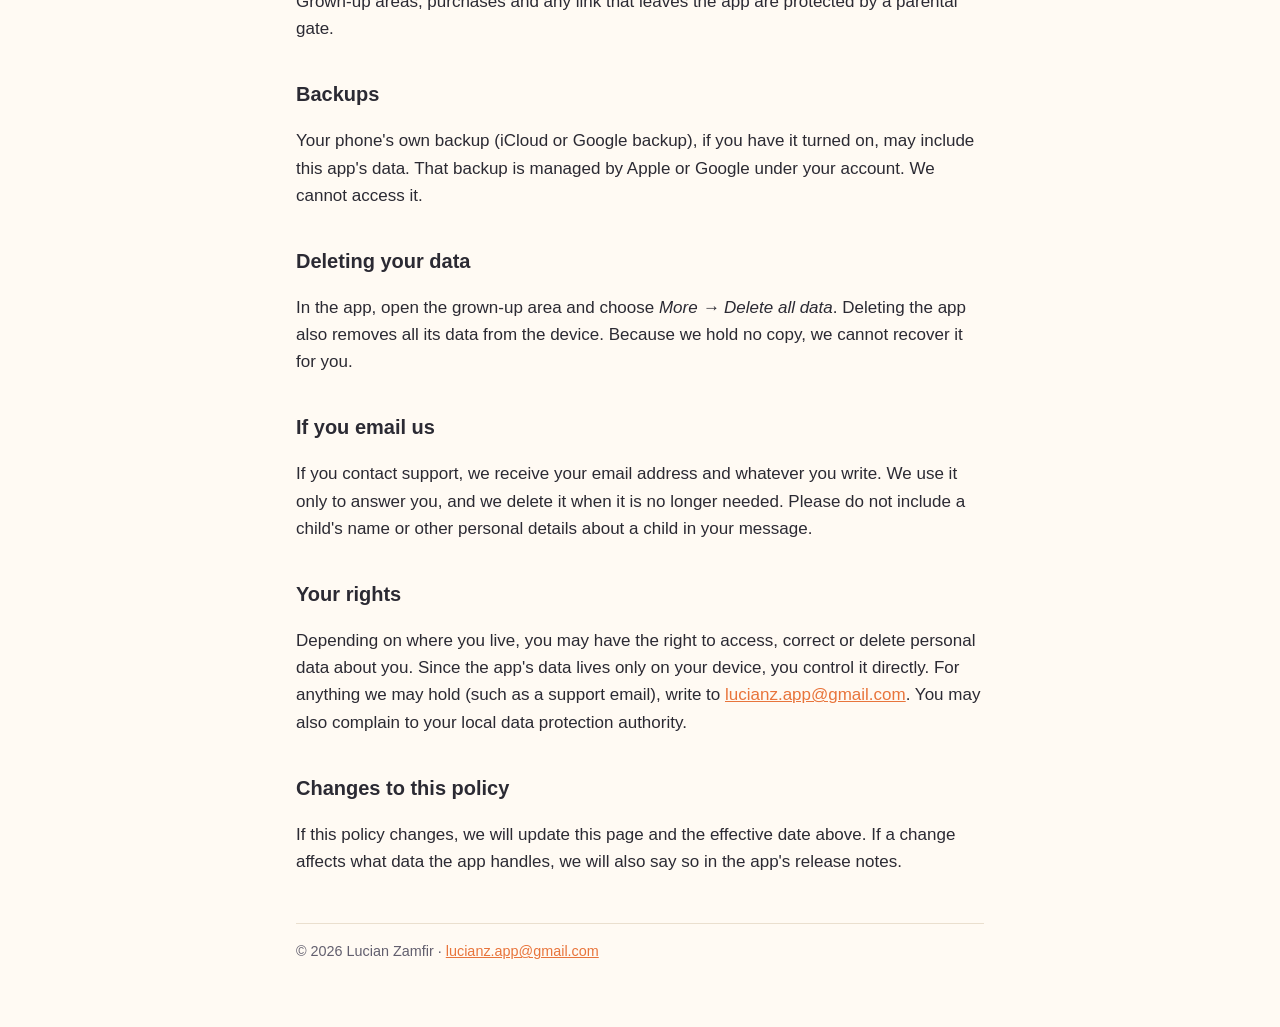
<file: morning-quests/privacy/index.html>
<!doctype html>
<html lang="en">
<head>
  <meta charset="utf-8">
  <meta name="viewport" content="width=device-width, initial-scale=1">
  <title>Morning Quests Privacy Policy</title>
  <meta name="description" content="Privacy policy for the Morning Quests app. No account, no tracking, all data stays on your device.">
  <link rel="stylesheet" href="../../style.css">
</head>
<body>
<main>
  <nav><a href="../support/">Support</a><a href="./">Privacy</a></nav>

  <h1>Privacy Policy</h1>
  <p class="meta">Morning Quests · Effective 31 October 2026</p>

  <div class="summary">
    <strong>In short:</strong> Morning Quests has no accounts, no ads, no analytics and no tracking.
    Everything you enter is saved only on your device. We never receive it.
  </div>

  <h2>Who we are</h2>
  <p>Morning Quests is made by Lucian Zamfir, an independent developer ("we", "us").
     If you have questions about privacy, email <a href="mailto:lucianz.app@gmail.com">lucianz.app@gmail.com</a>.</p>

  <h2>What the app stores, and where</h2>
  <p>To work, the app saves the following <strong>only on your device</strong>:</p>
  <ul>
    <li>each child's first name, age, chosen animal buddy and optional buddy name;</li>
    <li>morning routine steps, start times and reminder settings;</li>
    <li>progress, such as completed steps, stars, story chapters and story choices;</li>
    <li>an optional checklist for a grown-up;</li>
    <li>app settings and whether a Family plan is active.</li>
  </ul>
  <p>This information is not sent to us or anyone else. Stories are personalised on the device itself.
     We have no server that stores your data.</p>

  <h2>What we collect</h2>
  <p><strong>Nothing.</strong> The app does not collect personal information, device identifiers, location,
     contacts, photos, audio or usage data. It contains no advertising, analytics, attribution or
     crash-reporting tools, and no third-party tracking of any kind.</p>

  <h2>Reminders</h2>
  <p>Reminders are local notifications that the device schedules for itself. No push server is used and
     no notification token leaves the device.</p>

  <h2>Read-aloud voice</h2>
  <p>When the app reads a step or a story out loud, it uses the text-to-speech voice built into your
     phone's operating system. We do not receive any of that text.</p>

  <h2>Purchases</h2>
  <p>The optional Family plan is sold through the Apple App Store or Google Play. Payment is handled entirely
     by Apple or Google under their own privacy policies. We never see your payment details. The app only asks
     the store whether a Family plan is active on your account.</p>

  <h2>Children's privacy</h2>
  <p>Morning Quests is designed for children aged 5–8 and their grown-ups. Because no personal information
     leaves the device, we do not collect personal information from children. This is in line with the
     U.S. Children's Online Privacy Protection Act (COPPA), the EU and UK GDPR, and the Apple Kids Category
     and Google Play Families policies.</p>
  <p>Grown-up areas, purchases and any link that leaves the app are protected by a parental gate.</p>

  <h2>Backups</h2>
  <p>Your phone's own backup (iCloud or Google backup), if you have it turned on, may include this app's data.
     That backup is managed by Apple or Google under your account. We cannot access it.</p>

  <h2>Deleting your data</h2>
  <p>In the app, open the grown-up area and choose <em>More → Delete all data</em>. Deleting the app also removes
     all its data from the device. Because we hold no copy, we cannot recover it for you.</p>

  <h2>If you email us</h2>
  <p>If you contact support, we receive your email address and whatever you write. We use it only to answer you,
     and we delete it when it is no longer needed. Please do not include a child's name or other personal details
     about a child in your message.</p>

  <h2>Your rights</h2>
  <p>Depending on where you live, you may have the right to access, correct or delete personal data about you.
     Since the app's data lives only on your device, you control it directly. For anything we may hold
     (such as a support email), write to <a href="mailto:lucianz.app@gmail.com">lucianz.app@gmail.com</a>.
     You may also complain to your local data protection authority.</p>

  <h2>Changes to this policy</h2>
  <p>If this policy changes, we will update this page and the effective date above. If a change affects what
     data the app handles, we will also say so in the app's release notes.</p>

  <footer>© 2026 Lucian Zamfir · <a href="mailto:lucianz.app@gmail.com">lucianz.app@gmail.com</a></footer>
</main>
</body>
</html>
</file>
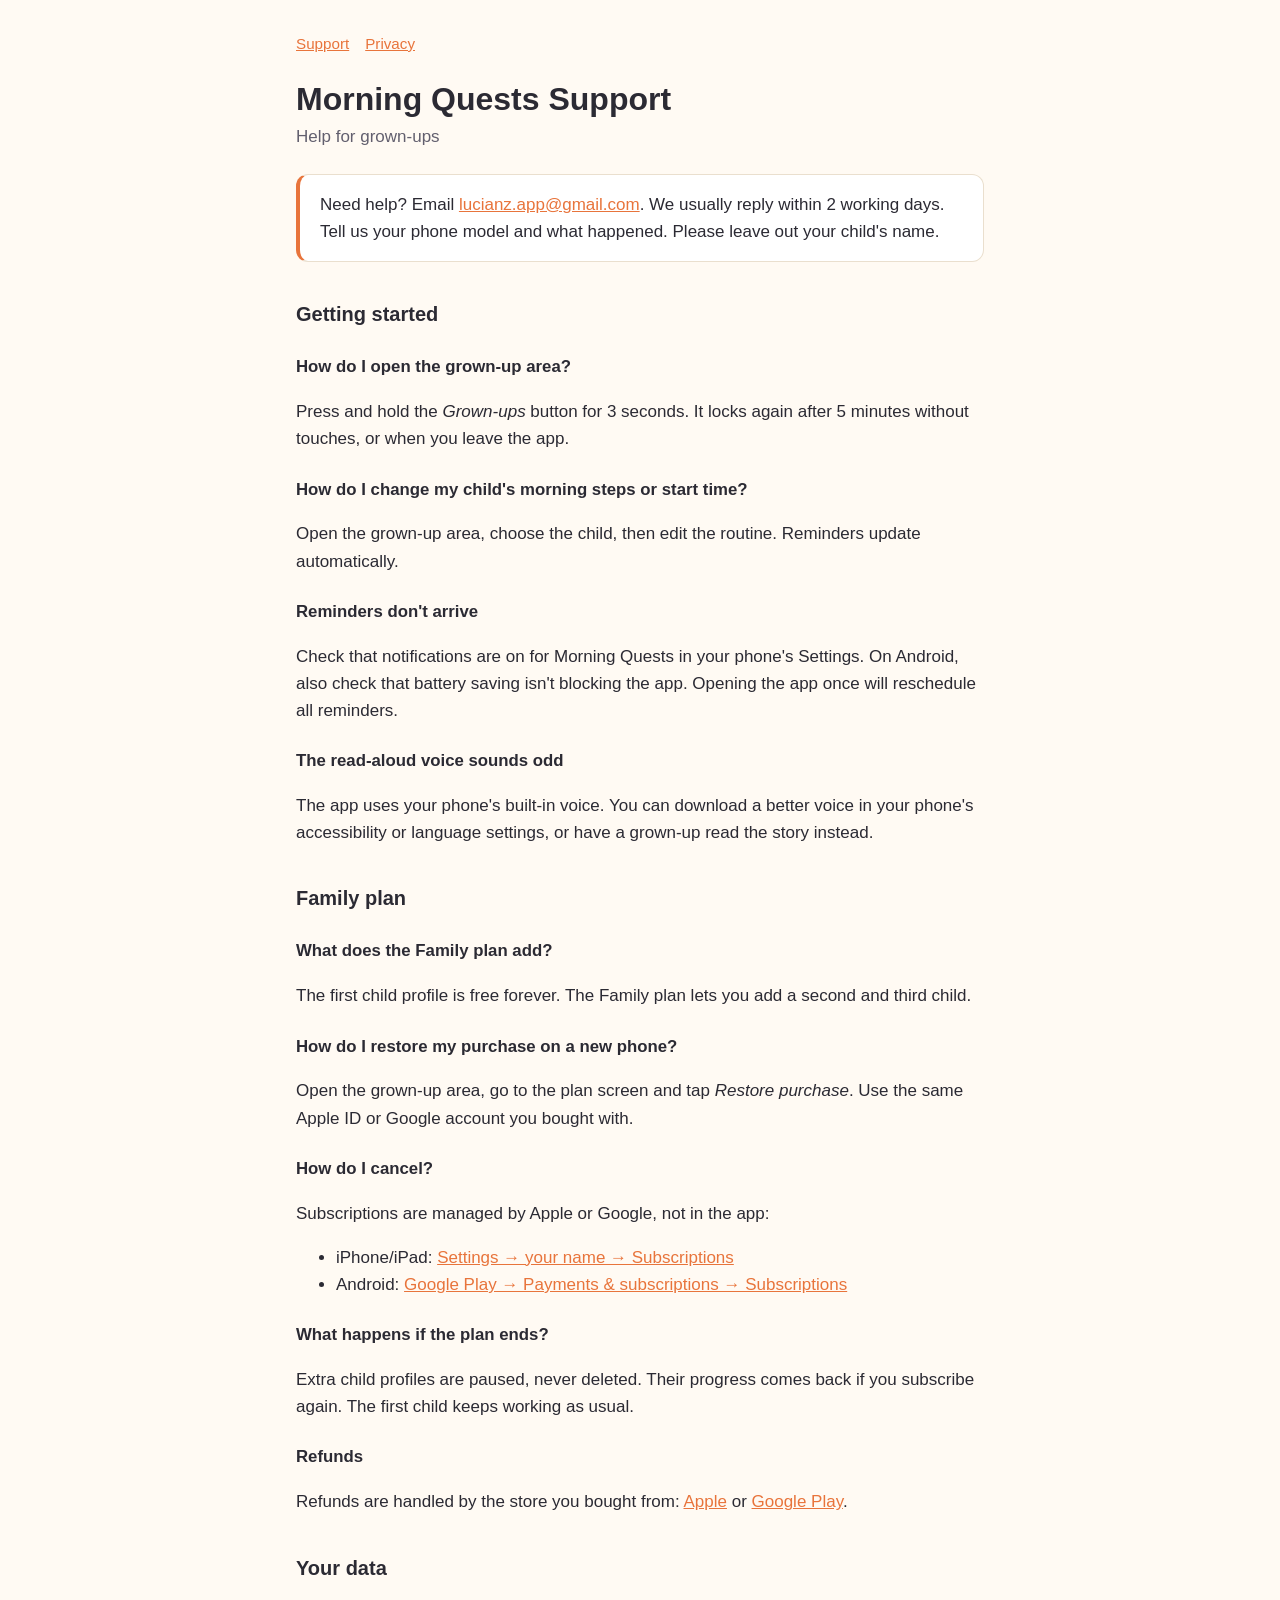
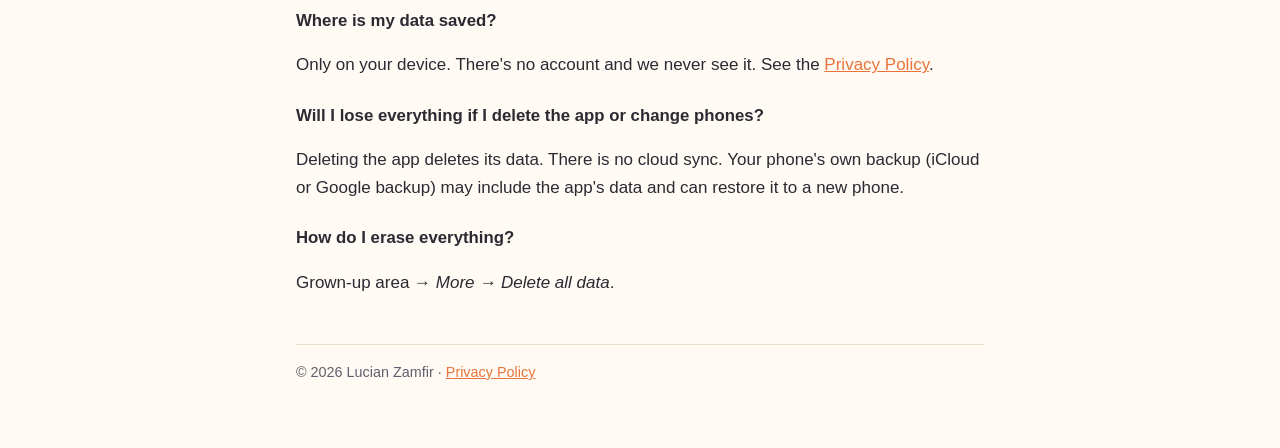
<file: morning-quests/support/index.html>
<!doctype html>
<html lang="en">
<head>
  <meta charset="utf-8">
  <meta name="viewport" content="width=device-width, initial-scale=1">
  <title>Morning Quests Support</title>
  <meta name="description" content="Help and answers for the Morning Quests app.">
  <link rel="stylesheet" href="../../style.css">
</head>
<body>
<main>
  <nav><a href="./">Support</a><a href="../privacy/">Privacy</a></nav>

  <h1>Morning Quests Support</h1>
  <p class="meta">Help for grown-ups</p>

  <div class="summary">
    Need help? Email <a href="mailto:lucianz.app@gmail.com?subject=Morning%20Quests%20support">lucianz.app@gmail.com</a>.
    We usually reply within 2 working days. Tell us your phone model and what happened.
    Please leave out your child's name.
  </div>

  <h2>Getting started</h2>

  <h3>How do I open the grown-up area?</h3>
  <p>Press and hold the <em>Grown-ups</em> button for 3 seconds. It locks again after 5 minutes without touches,
     or when you leave the app.</p>

  <h3>How do I change my child's morning steps or start time?</h3>
  <p>Open the grown-up area, choose the child, then edit the routine. Reminders update automatically.</p>

  <h3>Reminders don't arrive</h3>
  <p>Check that notifications are on for Morning Quests in your phone's Settings. On Android, also check that
     battery saving isn't blocking the app. Opening the app once will reschedule all reminders.</p>

  <h3>The read-aloud voice sounds odd</h3>
  <p>The app uses your phone's built-in voice. You can download a better voice in your phone's accessibility or
     language settings, or have a grown-up read the story instead.</p>

  <h2>Family plan</h2>

  <h3>What does the Family plan add?</h3>
  <p>The first child profile is free forever. The Family plan lets you add a second and third child.</p>

  <h3>How do I restore my purchase on a new phone?</h3>
  <p>Open the grown-up area, go to the plan screen and tap <em>Restore purchase</em>. Use the same Apple ID or
     Google account you bought with.</p>

  <h3>How do I cancel?</h3>
  <p>Subscriptions are managed by Apple or Google, not in the app:</p>
  <ul>
    <li>iPhone/iPad: <a href="https://apps.apple.com/account/subscriptions">Settings → your name → Subscriptions</a></li>
    <li>Android: <a href="https://play.google.com/store/account/subscriptions">Google Play → Payments &amp; subscriptions → Subscriptions</a></li>
  </ul>

  <h3>What happens if the plan ends?</h3>
  <p>Extra child profiles are paused, never deleted. Their progress comes back if you subscribe again.
     The first child keeps working as usual.</p>

  <h3>Refunds</h3>
  <p>Refunds are handled by the store you bought from:
     <a href="https://reportaproblem.apple.com">Apple</a> or
     <a href="https://support.google.com/googleplay/answer/2479637">Google Play</a>.</p>

  <h2>Your data</h2>

  <h3>Where is my data saved?</h3>
  <p>Only on your device. There's no account and we never see it. See the <a href="../privacy/">Privacy Policy</a>.</p>

  <h3>Will I lose everything if I delete the app or change phones?</h3>
  <p>Deleting the app deletes its data. There is no cloud sync. Your phone's own backup (iCloud or Google backup)
     may include the app's data and can restore it to a new phone.</p>

  <h3>How do I erase everything?</h3>
  <p>Grown-up area → <em>More → Delete all data</em>.</p>

  <footer>© 2026 Lucian Zamfir · <a href="../privacy/">Privacy Policy</a></footer>
</main>
</body>
</html>
</file>
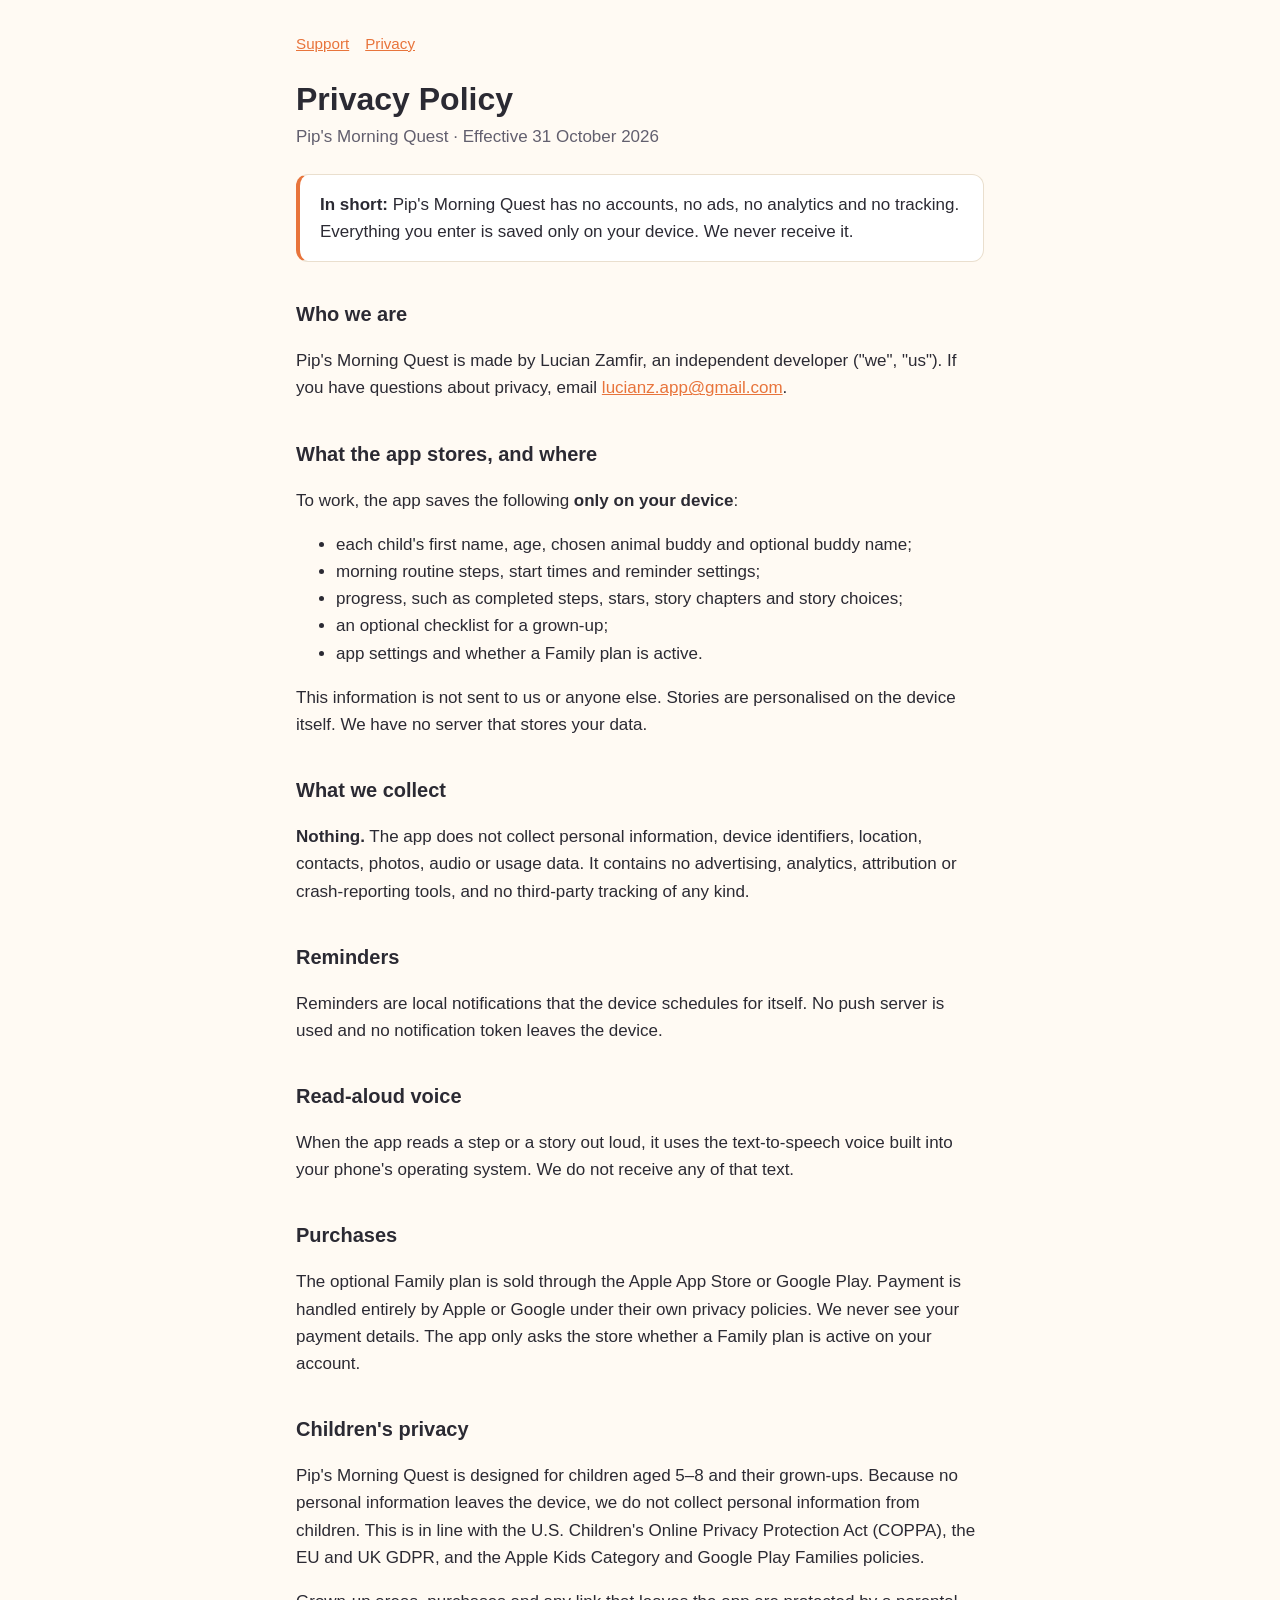
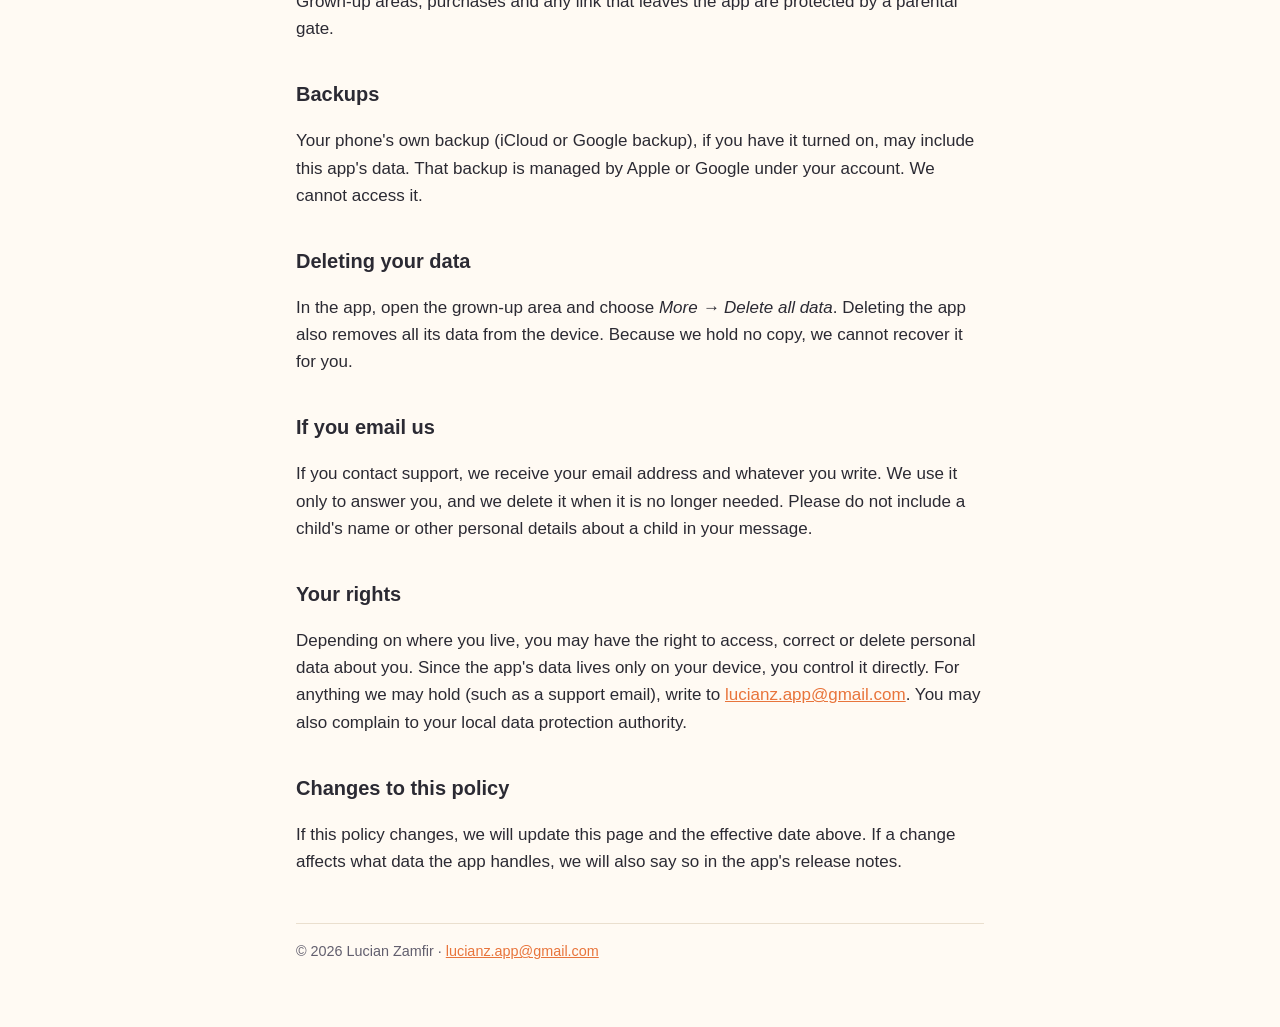
<file: pips-morning-quest/privacy/index.html>
<!doctype html>
<html lang="en">
<head>
  <meta charset="utf-8">
  <meta name="viewport" content="width=device-width, initial-scale=1">
  <title>Pip's Morning Quest Privacy Policy</title>
  <meta name="description" content="Privacy policy for the Pip's Morning Quest app. No account, no tracking, all data stays on your device.">
  <link rel="stylesheet" href="../../style.css">
</head>
<body>
<main>
  <nav><a href="../support/">Support</a><a href="./">Privacy</a></nav>

  <h1>Privacy Policy</h1>
  <p class="meta">Pip's Morning Quest · Effective 31 October 2026</p>

  <div class="summary">
    <strong>In short:</strong> Pip's Morning Quest has no accounts, no ads, no analytics and no tracking.
    Everything you enter is saved only on your device. We never receive it.
  </div>

  <h2>Who we are</h2>
  <p>Pip's Morning Quest is made by Lucian Zamfir, an independent developer ("we", "us").
     If you have questions about privacy, email <a href="mailto:lucianz.app@gmail.com">lucianz.app@gmail.com</a>.</p>

  <h2>What the app stores, and where</h2>
  <p>To work, the app saves the following <strong>only on your device</strong>:</p>
  <ul>
    <li>each child's first name, age, chosen animal buddy and optional buddy name;</li>
    <li>morning routine steps, start times and reminder settings;</li>
    <li>progress, such as completed steps, stars, story chapters and story choices;</li>
    <li>an optional checklist for a grown-up;</li>
    <li>app settings and whether a Family plan is active.</li>
  </ul>
  <p>This information is not sent to us or anyone else. Stories are personalised on the device itself.
     We have no server that stores your data.</p>

  <h2>What we collect</h2>
  <p><strong>Nothing.</strong> The app does not collect personal information, device identifiers, location,
     contacts, photos, audio or usage data. It contains no advertising, analytics, attribution or
     crash-reporting tools, and no third-party tracking of any kind.</p>

  <h2>Reminders</h2>
  <p>Reminders are local notifications that the device schedules for itself. No push server is used and
     no notification token leaves the device.</p>

  <h2>Read-aloud voice</h2>
  <p>When the app reads a step or a story out loud, it uses the text-to-speech voice built into your
     phone's operating system. We do not receive any of that text.</p>

  <h2>Purchases</h2>
  <p>The optional Family plan is sold through the Apple App Store or Google Play. Payment is handled entirely
     by Apple or Google under their own privacy policies. We never see your payment details. The app only asks
     the store whether a Family plan is active on your account.</p>

  <h2>Children's privacy</h2>
  <p>Pip's Morning Quest is designed for children aged 5–8 and their grown-ups. Because no personal information
     leaves the device, we do not collect personal information from children. This is in line with the
     U.S. Children's Online Privacy Protection Act (COPPA), the EU and UK GDPR, and the Apple Kids Category
     and Google Play Families policies.</p>
  <p>Grown-up areas, purchases and any link that leaves the app are protected by a parental gate.</p>

  <h2>Backups</h2>
  <p>Your phone's own backup (iCloud or Google backup), if you have it turned on, may include this app's data.
     That backup is managed by Apple or Google under your account. We cannot access it.</p>

  <h2>Deleting your data</h2>
  <p>In the app, open the grown-up area and choose <em>More → Delete all data</em>. Deleting the app also removes
     all its data from the device. Because we hold no copy, we cannot recover it for you.</p>

  <h2>If you email us</h2>
  <p>If you contact support, we receive your email address and whatever you write. We use it only to answer you,
     and we delete it when it is no longer needed. Please do not include a child's name or other personal details
     about a child in your message.</p>

  <h2>Your rights</h2>
  <p>Depending on where you live, you may have the right to access, correct or delete personal data about you.
     Since the app's data lives only on your device, you control it directly. For anything we may hold
     (such as a support email), write to <a href="mailto:lucianz.app@gmail.com">lucianz.app@gmail.com</a>.
     You may also complain to your local data protection authority.</p>

  <h2>Changes to this policy</h2>
  <p>If this policy changes, we will update this page and the effective date above. If a change affects what
     data the app handles, we will also say so in the app's release notes.</p>

  <footer>© 2026 Lucian Zamfir · <a href="mailto:lucianz.app@gmail.com">lucianz.app@gmail.com</a></footer>
</main>
</body>
</html>
</file>
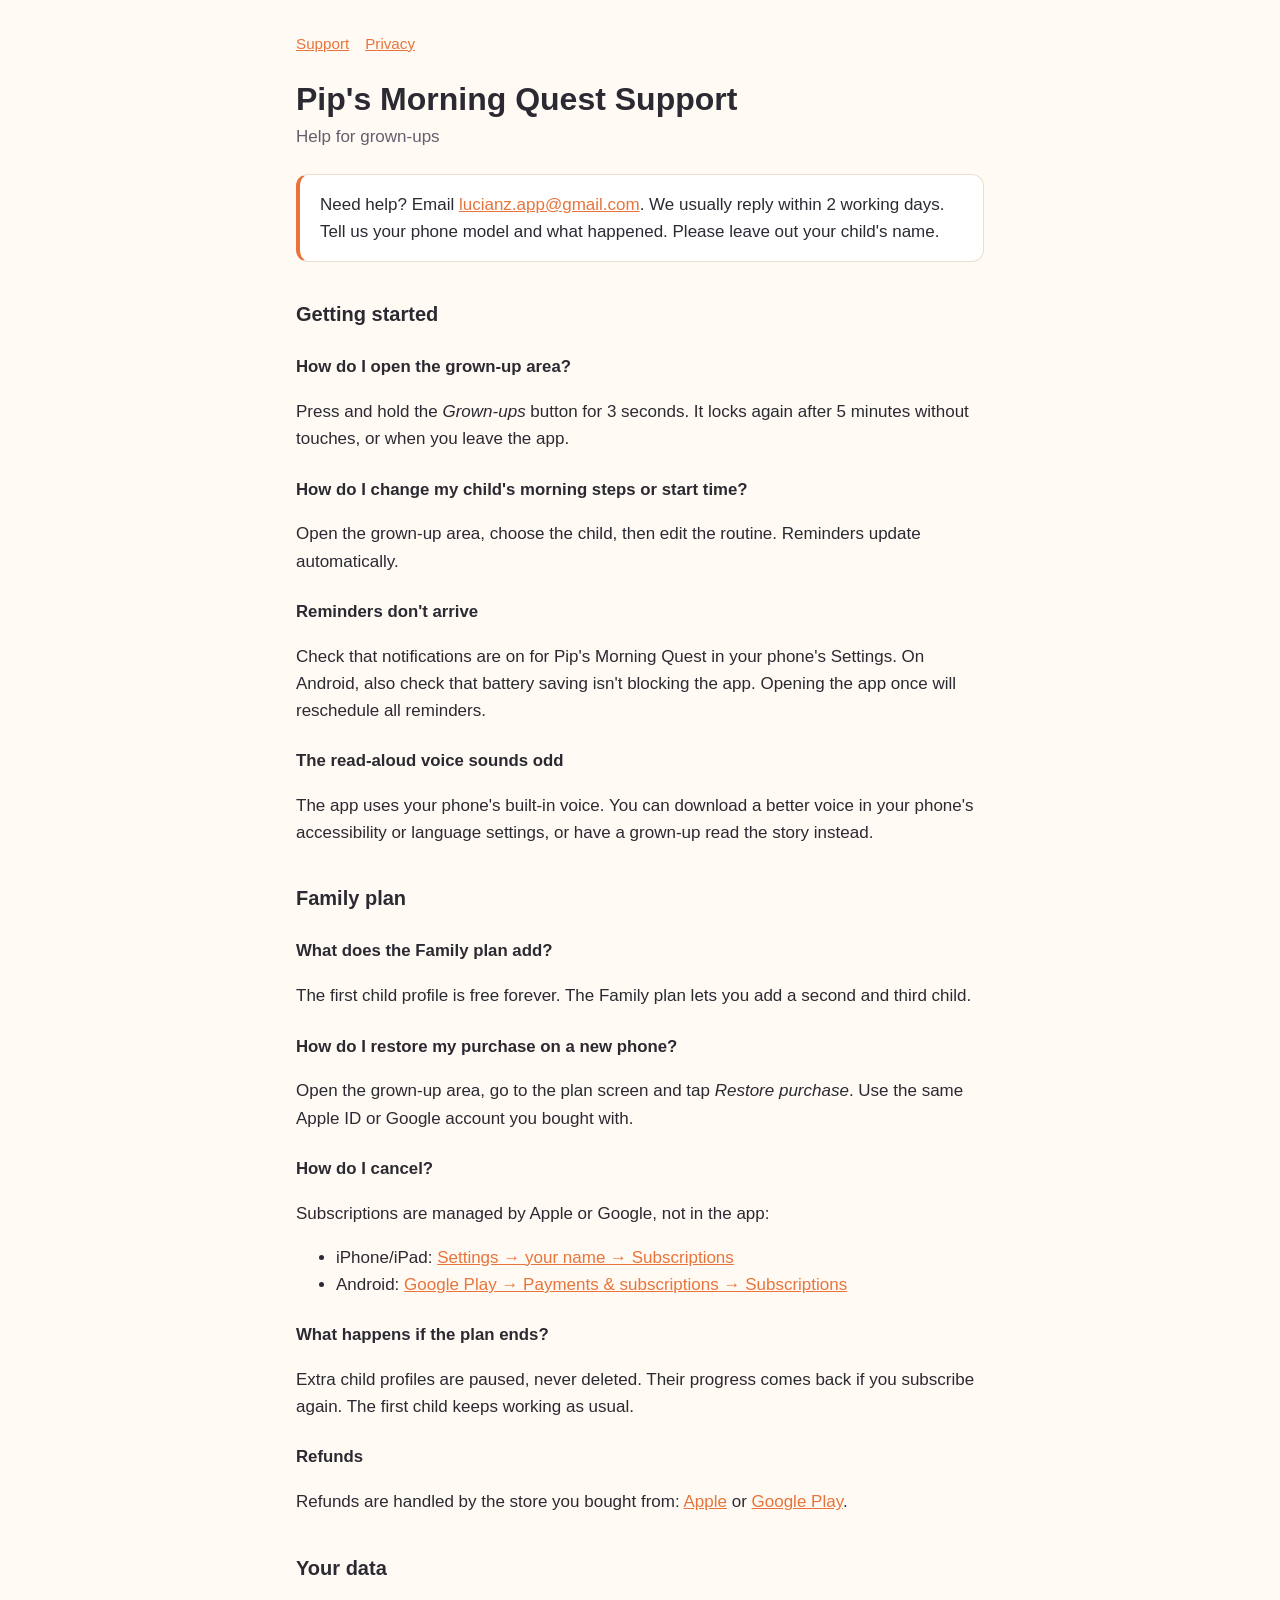
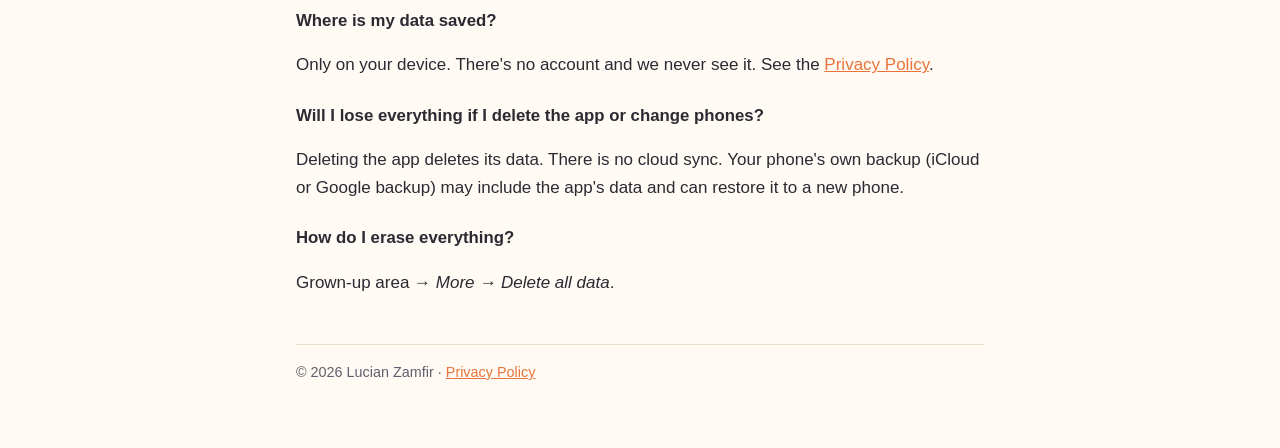
<file: pips-morning-quest/support/index.html>
<!doctype html>
<html lang="en">
<head>
  <meta charset="utf-8">
  <meta name="viewport" content="width=device-width, initial-scale=1">
  <title>Pip's Morning Quest Support</title>
  <meta name="description" content="Help and answers for the Pip's Morning Quest app.">
  <link rel="stylesheet" href="../../style.css">
</head>
<body>
<main>
  <nav><a href="./">Support</a><a href="../privacy/">Privacy</a></nav>

  <h1>Pip's Morning Quest Support</h1>
  <p class="meta">Help for grown-ups</p>

  <div class="summary">
    Need help? Email <a href="mailto:lucianz.app@gmail.com?subject=Morning%20Quests%20support">lucianz.app@gmail.com</a>.
    We usually reply within 2 working days. Tell us your phone model and what happened.
    Please leave out your child's name.
  </div>

  <h2>Getting started</h2>

  <h3>How do I open the grown-up area?</h3>
  <p>Press and hold the <em>Grown-ups</em> button for 3 seconds. It locks again after 5 minutes without touches,
     or when you leave the app.</p>

  <h3>How do I change my child's morning steps or start time?</h3>
  <p>Open the grown-up area, choose the child, then edit the routine. Reminders update automatically.</p>

  <h3>Reminders don't arrive</h3>
  <p>Check that notifications are on for Pip's Morning Quest in your phone's Settings. On Android, also check that
     battery saving isn't blocking the app. Opening the app once will reschedule all reminders.</p>

  <h3>The read-aloud voice sounds odd</h3>
  <p>The app uses your phone's built-in voice. You can download a better voice in your phone's accessibility or
     language settings, or have a grown-up read the story instead.</p>

  <h2>Family plan</h2>

  <h3>What does the Family plan add?</h3>
  <p>The first child profile is free forever. The Family plan lets you add a second and third child.</p>

  <h3>How do I restore my purchase on a new phone?</h3>
  <p>Open the grown-up area, go to the plan screen and tap <em>Restore purchase</em>. Use the same Apple ID or
     Google account you bought with.</p>

  <h3>How do I cancel?</h3>
  <p>Subscriptions are managed by Apple or Google, not in the app:</p>
  <ul>
    <li>iPhone/iPad: <a href="https://apps.apple.com/account/subscriptions">Settings → your name → Subscriptions</a></li>
    <li>Android: <a href="https://play.google.com/store/account/subscriptions">Google Play → Payments &amp; subscriptions → Subscriptions</a></li>
  </ul>

  <h3>What happens if the plan ends?</h3>
  <p>Extra child profiles are paused, never deleted. Their progress comes back if you subscribe again.
     The first child keeps working as usual.</p>

  <h3>Refunds</h3>
  <p>Refunds are handled by the store you bought from:
     <a href="https://reportaproblem.apple.com">Apple</a> or
     <a href="https://support.google.com/googleplay/answer/2479637">Google Play</a>.</p>

  <h2>Your data</h2>

  <h3>Where is my data saved?</h3>
  <p>Only on your device. There's no account and we never see it. See the <a href="../privacy/">Privacy Policy</a>.</p>

  <h3>Will I lose everything if I delete the app or change phones?</h3>
  <p>Deleting the app deletes its data. There is no cloud sync. Your phone's own backup (iCloud or Google backup)
     may include the app's data and can restore it to a new phone.</p>

  <h3>How do I erase everything?</h3>
  <p>Grown-up area → <em>More → Delete all data</em>.</p>

  <footer>© 2026 Lucian Zamfir · <a href="../privacy/">Privacy Policy</a></footer>
</main>
</body>
</html>
</file>
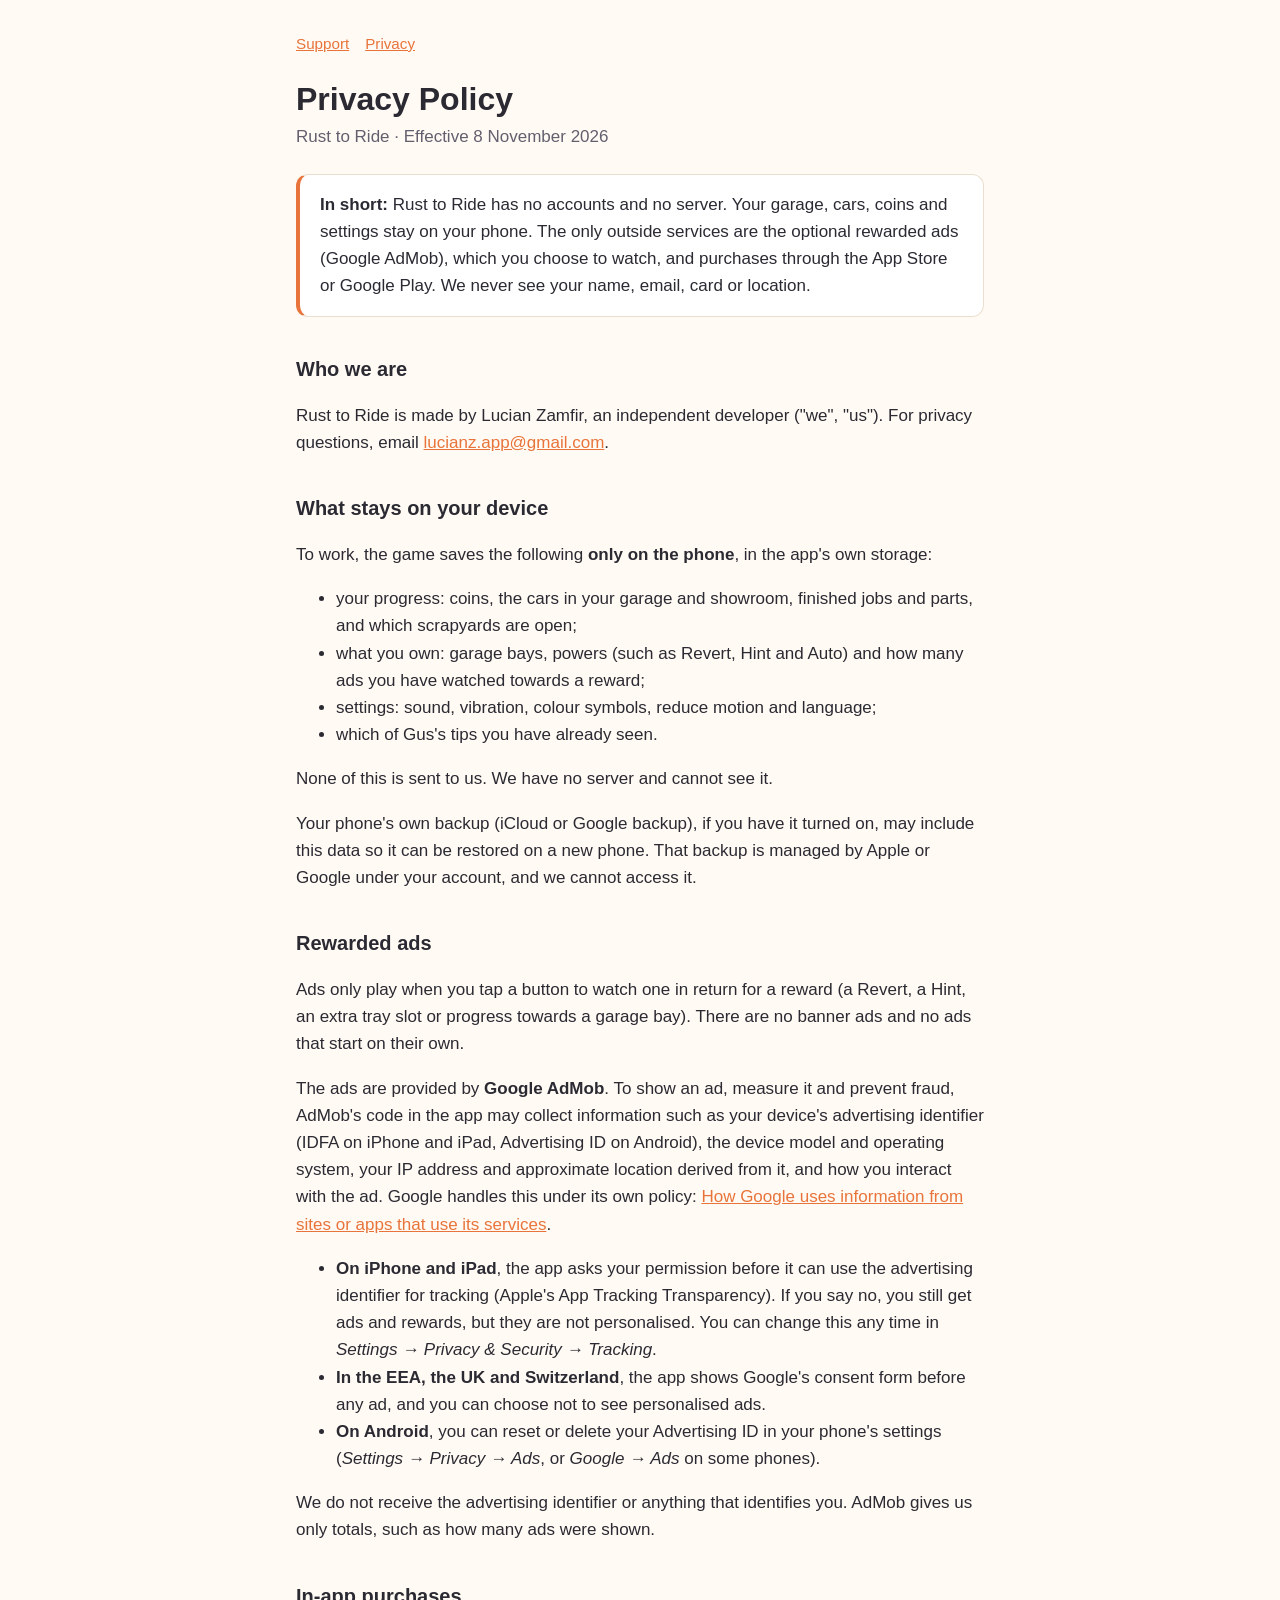
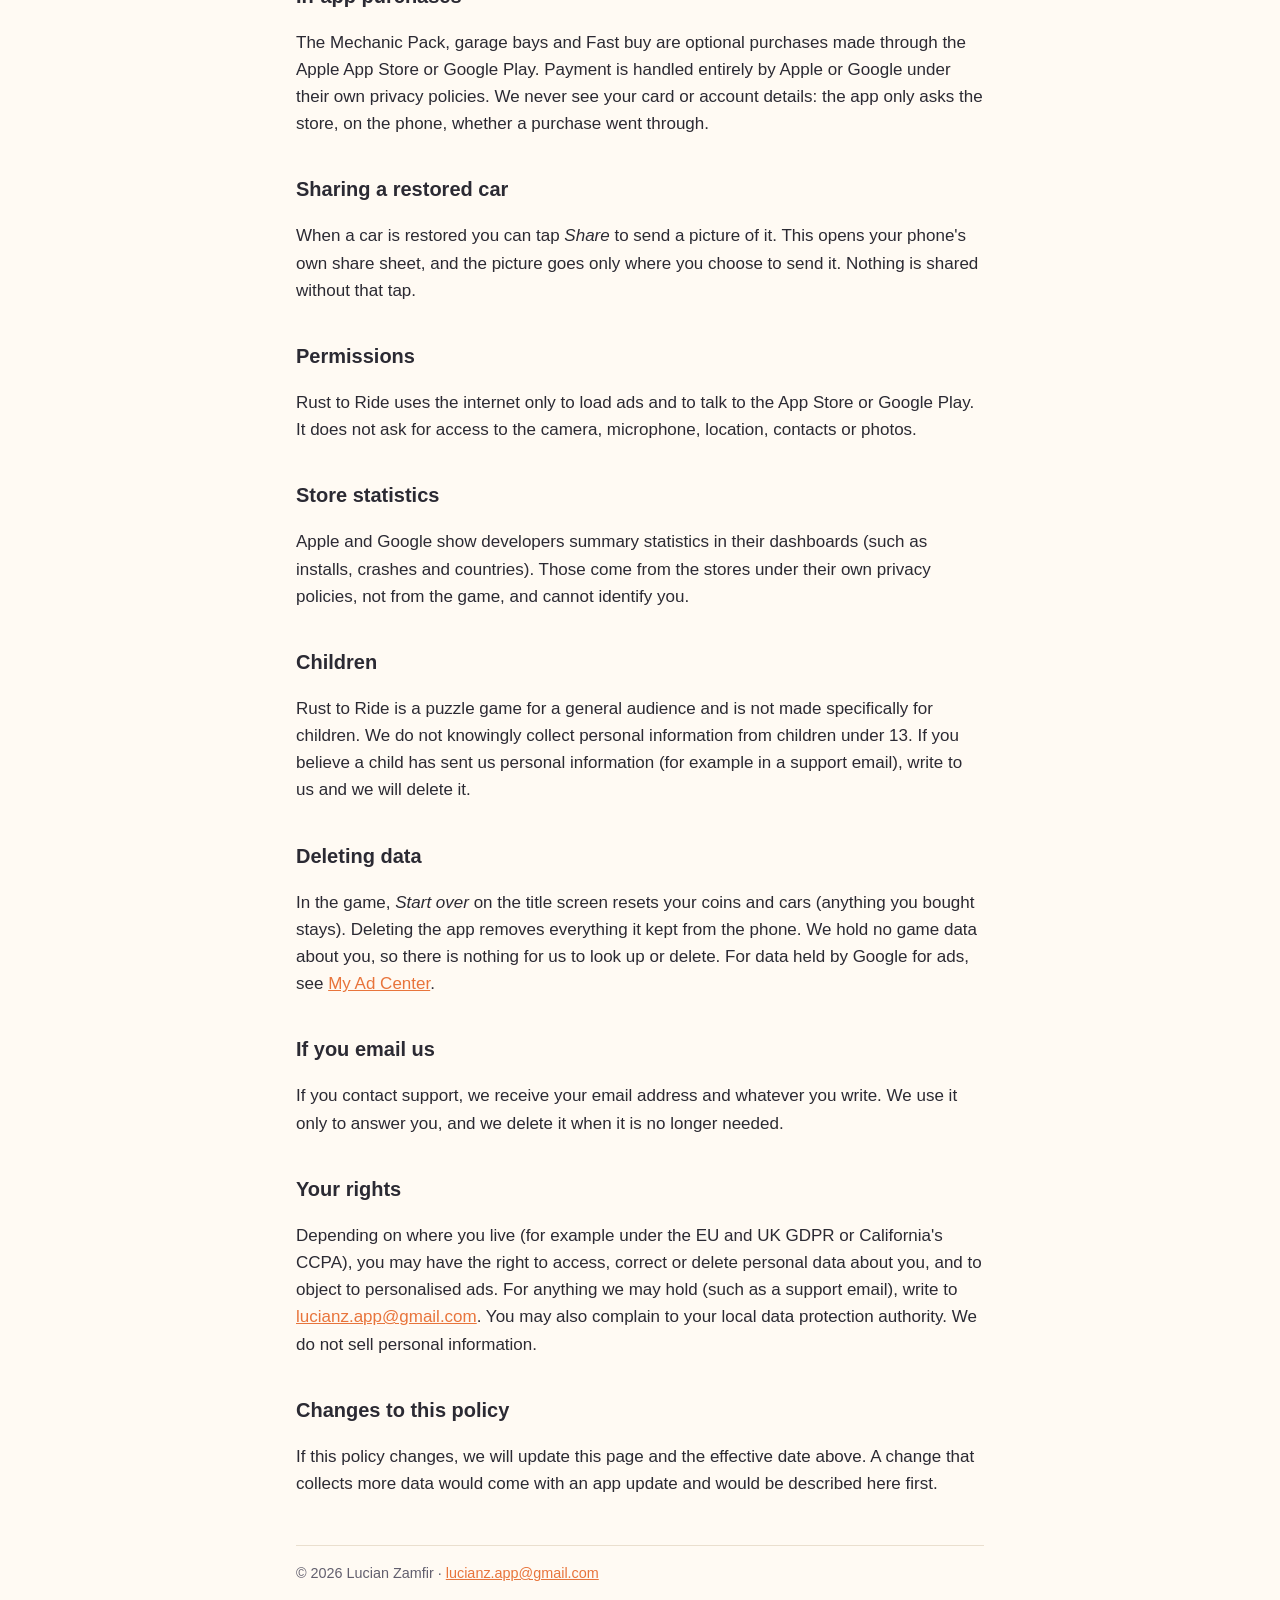
<file: rust-to-ride/privacy/index.html>
<!doctype html>
<html lang="en">
<head>
  <meta charset="utf-8">
  <meta name="viewport" content="width=device-width, initial-scale=1">
  <title>Rust to Ride Privacy Policy</title>
  <meta name="description" content="Privacy policy for Rust to Ride: no accounts, progress stays on the phone, optional rewarded ads and in-app purchases through the App Store and Google Play.">
  <link rel="stylesheet" href="../../style.css">
  <!--
    Written for the launch build: rewarded ads through Google AdMob and in-app purchases through the stores.
    The game's ad network was not final when this was written (rust-to-ride/docs/store-setup.md). If the
    network changes, update "Rewarded ads" below, the App Store privacy label and the Play Data safety form.
  -->
</head>
<body>
<main>
  <nav><a href="../support/">Support</a><a href="./">Privacy</a></nav>

  <h1>Privacy Policy</h1>
  <p class="meta">Rust to Ride · Effective 8 November 2026</p>

  <div class="summary">
    <strong>In short:</strong> Rust to Ride has no accounts and no server. Your garage, cars, coins and settings
    stay on your phone. The only outside services are the optional rewarded ads (Google AdMob), which you choose
    to watch, and purchases through the App Store or Google Play. We never see your name, email, card or location.
  </div>

  <h2>Who we are</h2>
  <p>Rust to Ride is made by Lucian Zamfir, an independent developer ("we", "us").
     For privacy questions, email <a href="mailto:lucianz.app@gmail.com">lucianz.app@gmail.com</a>.</p>

  <h2>What stays on your device</h2>
  <p>To work, the game saves the following <strong>only on the phone</strong>, in the app's own storage:</p>
  <ul>
    <li>your progress: coins, the cars in your garage and showroom, finished jobs and parts, and which scrapyards are open;</li>
    <li>what you own: garage bays, powers (such as Revert, Hint and Auto) and how many ads you have watched towards a reward;</li>
    <li>settings: sound, vibration, colour symbols, reduce motion and language;</li>
    <li>which of Gus's tips you have already seen.</li>
  </ul>
  <p>None of this is sent to us. We have no server and cannot see it.</p>
  <p>Your phone's own backup (iCloud or Google backup), if you have it turned on, may include this data so it can be restored
     on a new phone. That backup is managed by Apple or Google under your account, and we cannot access it.</p>

  <h2>Rewarded ads</h2>
  <p>Ads only play when you tap a button to watch one in return for a reward (a Revert, a Hint, an extra tray slot or
     progress towards a garage bay). There are no banner ads and no ads that start on their own.</p>
  <p>The ads are provided by <strong>Google AdMob</strong>. To show an ad, measure it and prevent fraud, AdMob's code in the app
     may collect information such as your device's advertising identifier (IDFA on iPhone and iPad, Advertising ID on Android),
     the device model and operating system, your IP address and approximate location derived from it, and how you interact with the ad.
     Google handles this under its own policy: <a href="https://policies.google.com/technologies/ads">How Google uses information from sites or apps that use its services</a>.</p>
  <ul>
    <li><strong>On iPhone and iPad</strong>, the app asks your permission before it can use the advertising identifier for tracking
        (Apple's App Tracking Transparency). If you say no, you still get ads and rewards, but they are not personalised.
        You can change this any time in <em>Settings → Privacy &amp; Security → Tracking</em>.</li>
    <li><strong>In the EEA, the UK and Switzerland</strong>, the app shows Google's consent form before any ad, and you can choose
        not to see personalised ads.</li>
    <li><strong>On Android</strong>, you can reset or delete your Advertising ID in your phone's settings
        (<em>Settings → Privacy → Ads</em>, or <em>Google → Ads</em> on some phones).</li>
  </ul>
  <p>We do not receive the advertising identifier or anything that identifies you. AdMob gives us only totals, such as how many ads were shown.</p>

  <h2>In-app purchases</h2>
  <p>The Mechanic Pack, garage bays and Fast buy are optional purchases made through the Apple App Store or Google Play.
     Payment is handled entirely by Apple or Google under their own privacy policies.
     We never see your card or account details: the app only asks the store, on the phone, whether a purchase went through.</p>

  <h2>Sharing a restored car</h2>
  <p>When a car is restored you can tap <em>Share</em> to send a picture of it. This opens your phone's own share sheet,
     and the picture goes only where you choose to send it. Nothing is shared without that tap.</p>

  <h2>Permissions</h2>
  <p>Rust to Ride uses the internet only to load ads and to talk to the App Store or Google Play.
     It does not ask for access to the camera, microphone, location, contacts or photos.</p>

  <h2>Store statistics</h2>
  <p>Apple and Google show developers summary statistics in their dashboards (such as installs, crashes and countries).
     Those come from the stores under their own privacy policies, not from the game, and cannot identify you.</p>

  <h2>Children</h2>
  <p>Rust to Ride is a puzzle game for a general audience and is not made specifically for children.
     We do not knowingly collect personal information from children under 13. If you believe a child has sent us personal
     information (for example in a support email), write to us and we will delete it.</p>

  <h2>Deleting data</h2>
  <p>In the game, <em>Start over</em> on the title screen resets your coins and cars (anything you bought stays).
     Deleting the app removes everything it kept from the phone.
     We hold no game data about you, so there is nothing for us to look up or delete.
     For data held by Google for ads, see <a href="https://myadcenter.google.com">My Ad Center</a>.</p>

  <h2>If you email us</h2>
  <p>If you contact support, we receive your email address and whatever you write. We use it only to answer you,
     and we delete it when it is no longer needed.</p>

  <h2>Your rights</h2>
  <p>Depending on where you live (for example under the EU and UK GDPR or California's CCPA), you may have the right to access,
     correct or delete personal data about you, and to object to personalised ads. For anything we may hold (such as a support email),
     write to <a href="mailto:lucianz.app@gmail.com">lucianz.app@gmail.com</a>. You may also complain to your local data protection authority.
     We do not sell personal information.</p>

  <h2>Changes to this policy</h2>
  <p>If this policy changes, we will update this page and the effective date above. A change that collects more data
     would come with an app update and would be described here first.</p>

  <footer>© 2026 Lucian Zamfir · <a href="mailto:lucianz.app@gmail.com">lucianz.app@gmail.com</a></footer>
</main>
</body>
</html>
</file>
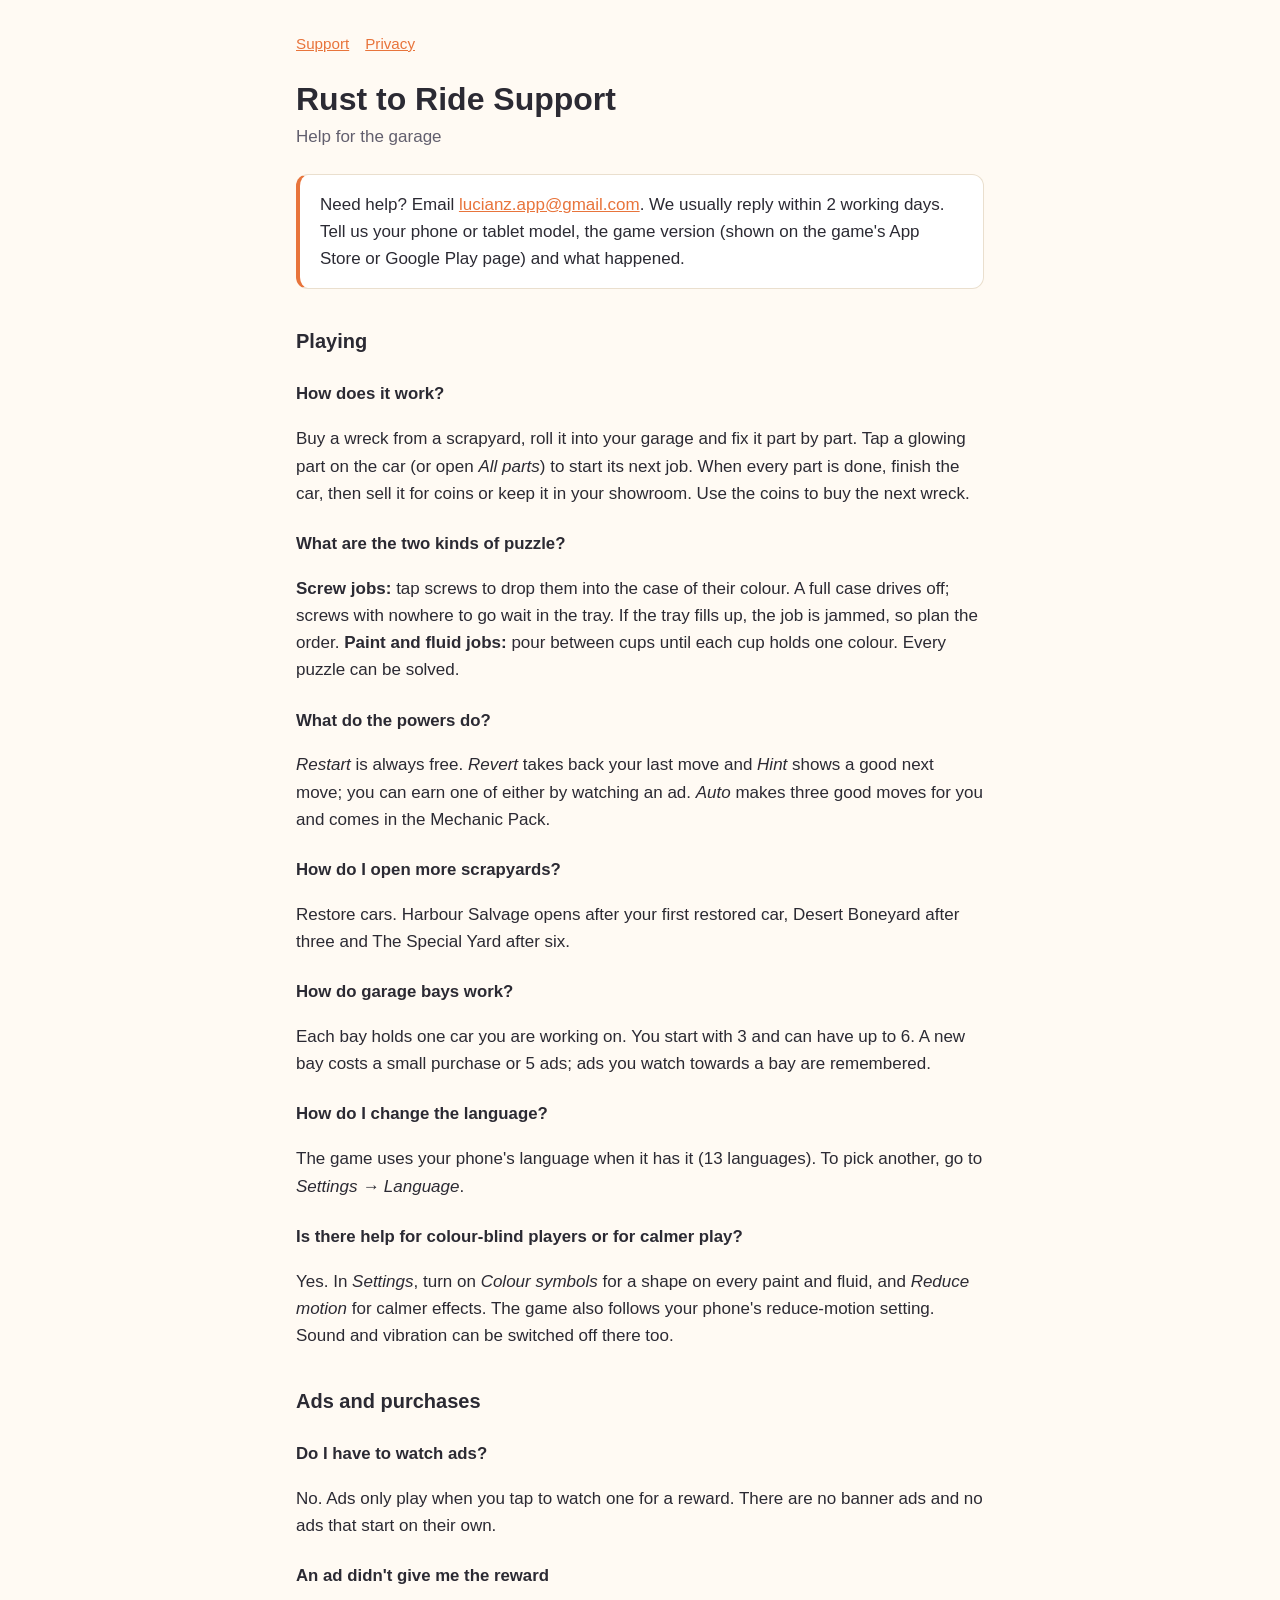
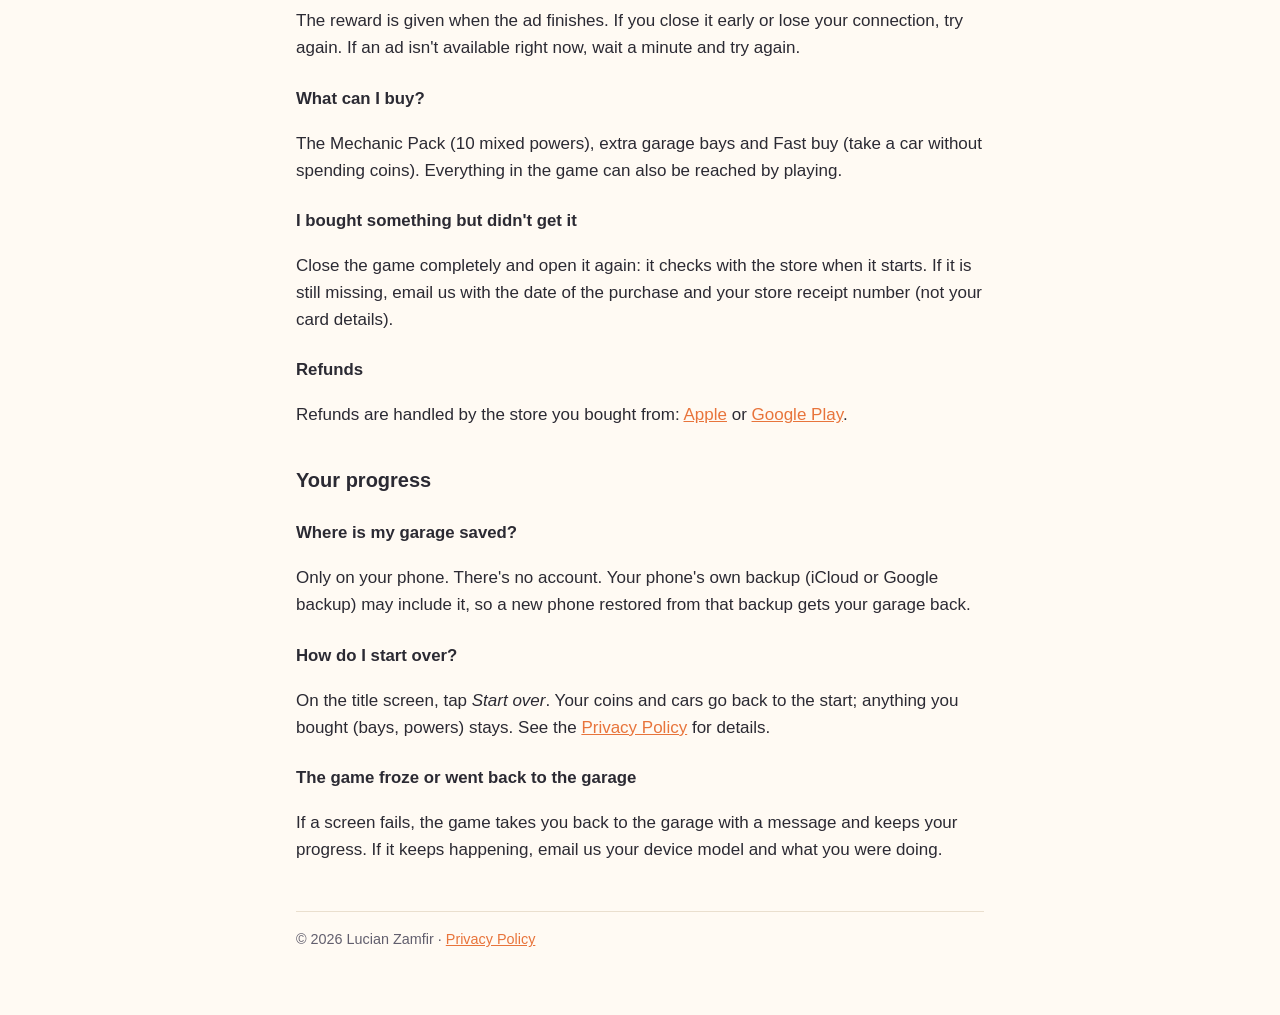
<file: rust-to-ride/support/index.html>
<!doctype html>
<html lang="en">
<head>
  <meta charset="utf-8">
  <meta name="viewport" content="width=device-width, initial-scale=1">
  <title>Rust to Ride Support</title>
  <meta name="description" content="Help and answers for Rust to Ride, the scrapyard car restoration puzzle game.">
  <link rel="stylesheet" href="../../style.css">
</head>
<body>
<main>
  <nav><a href="./">Support</a><a href="../privacy/">Privacy</a></nav>

  <h1>Rust to Ride Support</h1>
  <p class="meta">Help for the garage</p>

  <div class="summary">
    Need help? Email <a href="mailto:lucianz.app@gmail.com?subject=Rust%20to%20Ride%20support">lucianz.app@gmail.com</a>.
    We usually reply within 2 working days. Tell us your phone or tablet model, the game version
    (shown on the game's App Store or Google Play page) and what happened.
  </div>

  <h2>Playing</h2>

  <h3>How does it work?</h3>
  <p>Buy a wreck from a scrapyard, roll it into your garage and fix it part by part. Tap a glowing part on the car
     (or open <em>All parts</em>) to start its next job. When every part is done, finish the car, then sell it for coins
     or keep it in your showroom. Use the coins to buy the next wreck.</p>

  <h3>What are the two kinds of puzzle?</h3>
  <p><strong>Screw jobs:</strong> tap screws to drop them into the case of their colour. A full case drives off;
     screws with nowhere to go wait in the tray. If the tray fills up, the job is jammed, so plan the order.
     <strong>Paint and fluid jobs:</strong> pour between cups until each cup holds one colour.
     Every puzzle can be solved.</p>

  <h3>What do the powers do?</h3>
  <p><em>Restart</em> is always free. <em>Revert</em> takes back your last move and <em>Hint</em> shows a good next move;
     you can earn one of either by watching an ad. <em>Auto</em> makes three good moves for you and comes in the Mechanic Pack.</p>

  <h3>How do I open more scrapyards?</h3>
  <p>Restore cars. Harbour Salvage opens after your first restored car, Desert Boneyard after three
     and The Special Yard after six.</p>

  <h3>How do garage bays work?</h3>
  <p>Each bay holds one car you are working on. You start with 3 and can have up to 6.
     A new bay costs a small purchase or 5 ads; ads you watch towards a bay are remembered.</p>

  <h3>How do I change the language?</h3>
  <p>The game uses your phone's language when it has it (13 languages). To pick another, go to <em>Settings → Language</em>.</p>

  <h3>Is there help for colour-blind players or for calmer play?</h3>
  <p>Yes. In <em>Settings</em>, turn on <em>Colour symbols</em> for a shape on every paint and fluid, and
     <em>Reduce motion</em> for calmer effects. The game also follows your phone's reduce-motion setting.
     Sound and vibration can be switched off there too.</p>

  <h2>Ads and purchases</h2>

  <h3>Do I have to watch ads?</h3>
  <p>No. Ads only play when you tap to watch one for a reward. There are no banner ads and no ads that start on their own.</p>

  <h3>An ad didn't give me the reward</h3>
  <p>The reward is given when the ad finishes. If you close it early or lose your connection, try again.
     If an ad isn't available right now, wait a minute and try again.</p>

  <h3>What can I buy?</h3>
  <p>The Mechanic Pack (10 mixed powers), extra garage bays and Fast buy (take a car without spending coins).
     Everything in the game can also be reached by playing.</p>

  <h3>I bought something but didn't get it</h3>
  <p>Close the game completely and open it again: it checks with the store when it starts.
     If it is still missing, email us with the date of the purchase and your store receipt number (not your card details).</p>

  <h3>Refunds</h3>
  <p>Refunds are handled by the store you bought from:
     <a href="https://reportaproblem.apple.com">Apple</a> or
     <a href="https://support.google.com/googleplay/answer/2479637">Google Play</a>.</p>

  <h2>Your progress</h2>

  <h3>Where is my garage saved?</h3>
  <p>Only on your phone. There's no account. Your phone's own backup (iCloud or Google backup) may include it,
     so a new phone restored from that backup gets your garage back.</p>

  <h3>How do I start over?</h3>
  <p>On the title screen, tap <em>Start over</em>. Your coins and cars go back to the start; anything you bought
     (bays, powers) stays. See the <a href="../privacy/">Privacy Policy</a> for details.</p>

  <h3>The game froze or went back to the garage</h3>
  <p>If a screen fails, the game takes you back to the garage with a message and keeps your progress.
     If it keeps happening, email us your device model and what you were doing.</p>

  <footer>© 2026 Lucian Zamfir · <a href="../privacy/">Privacy Policy</a></footer>
</main>
</body>
</html>
</file>
<file: style.css>
:root {
  --bg: #fffaf3;
  --card: #ffffff;
  --text: #2b2a33;
  --muted: #625f6e;
  --accent: #e8743b;
  --line: #eadfce;
}
@media (prefers-color-scheme: dark) {
  :root {
    --bg: #1c1b22;
    --card: #26252e;
    --text: #f1eee8;
    --muted: #b6b1bf;
    --accent: #f39a66;
    --line: #3a3843;
  }
}
* { box-sizing: border-box; }
body {
  margin: 0;
  background: var(--bg);
  color: var(--text);
  font: 17px/1.6 -apple-system, BlinkMacSystemFont, "Segoe UI", Roboto, sans-serif;
}
main { max-width: 720px; margin: 0 auto; padding: 32px 16px 64px; }
h1 { font-size: 2rem; line-height: 1.2; margin: 0 0 4px; }
h2 { font-size: 1.25rem; margin: 36px 0 8px; }
h3 { font-size: 1.05rem; margin: 24px 0 4px; }
p, li { color: var(--text); }
.meta { color: var(--muted); margin: 0 0 24px; }
.summary {
  background: var(--card);
  border: 1px solid var(--line);
  border-left: 4px solid var(--accent);
  border-radius: 12px;
  padding: 16px 20px;
}
a { color: var(--accent); }
nav { font-size: 0.95rem; margin-bottom: 24px; }
nav a { margin-right: 16px; }
footer { margin-top: 48px; color: var(--muted); font-size: 0.9rem; border-top: 1px solid var(--line); padding-top: 16px; }
</file>
